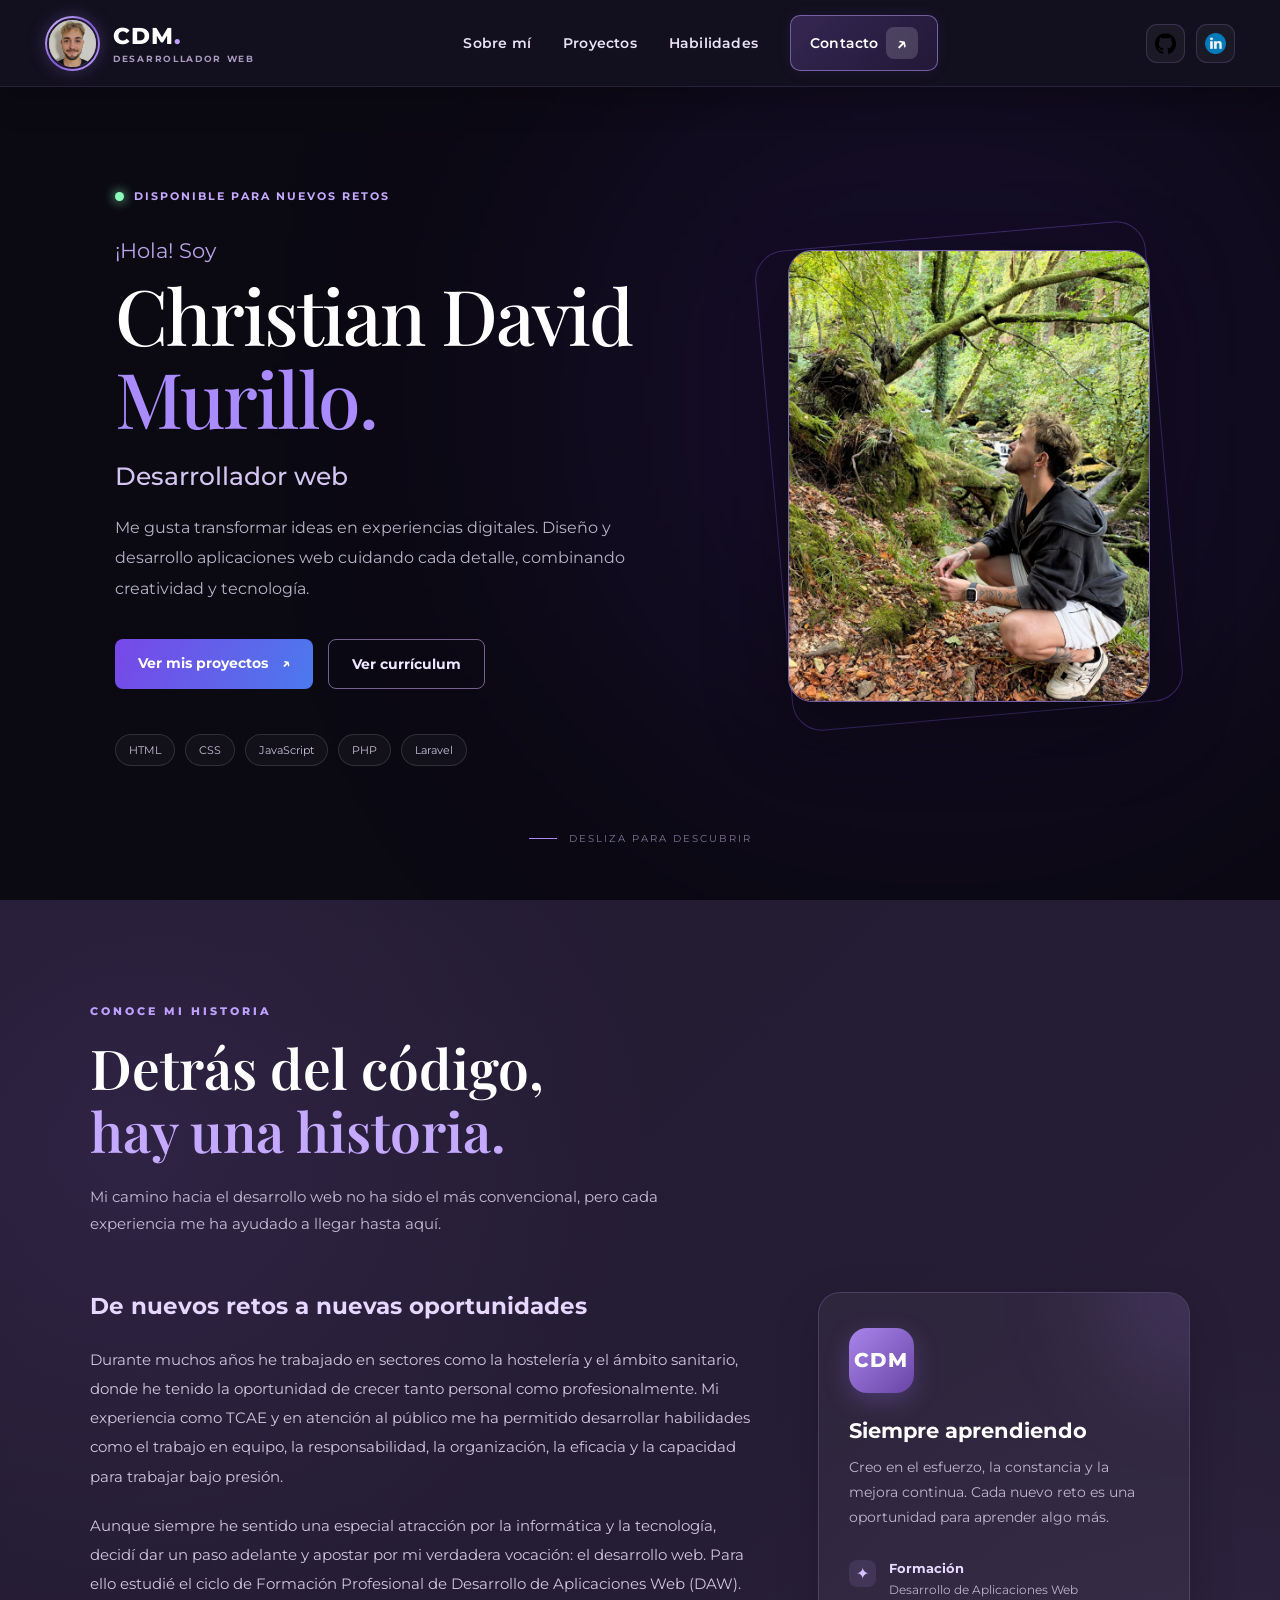
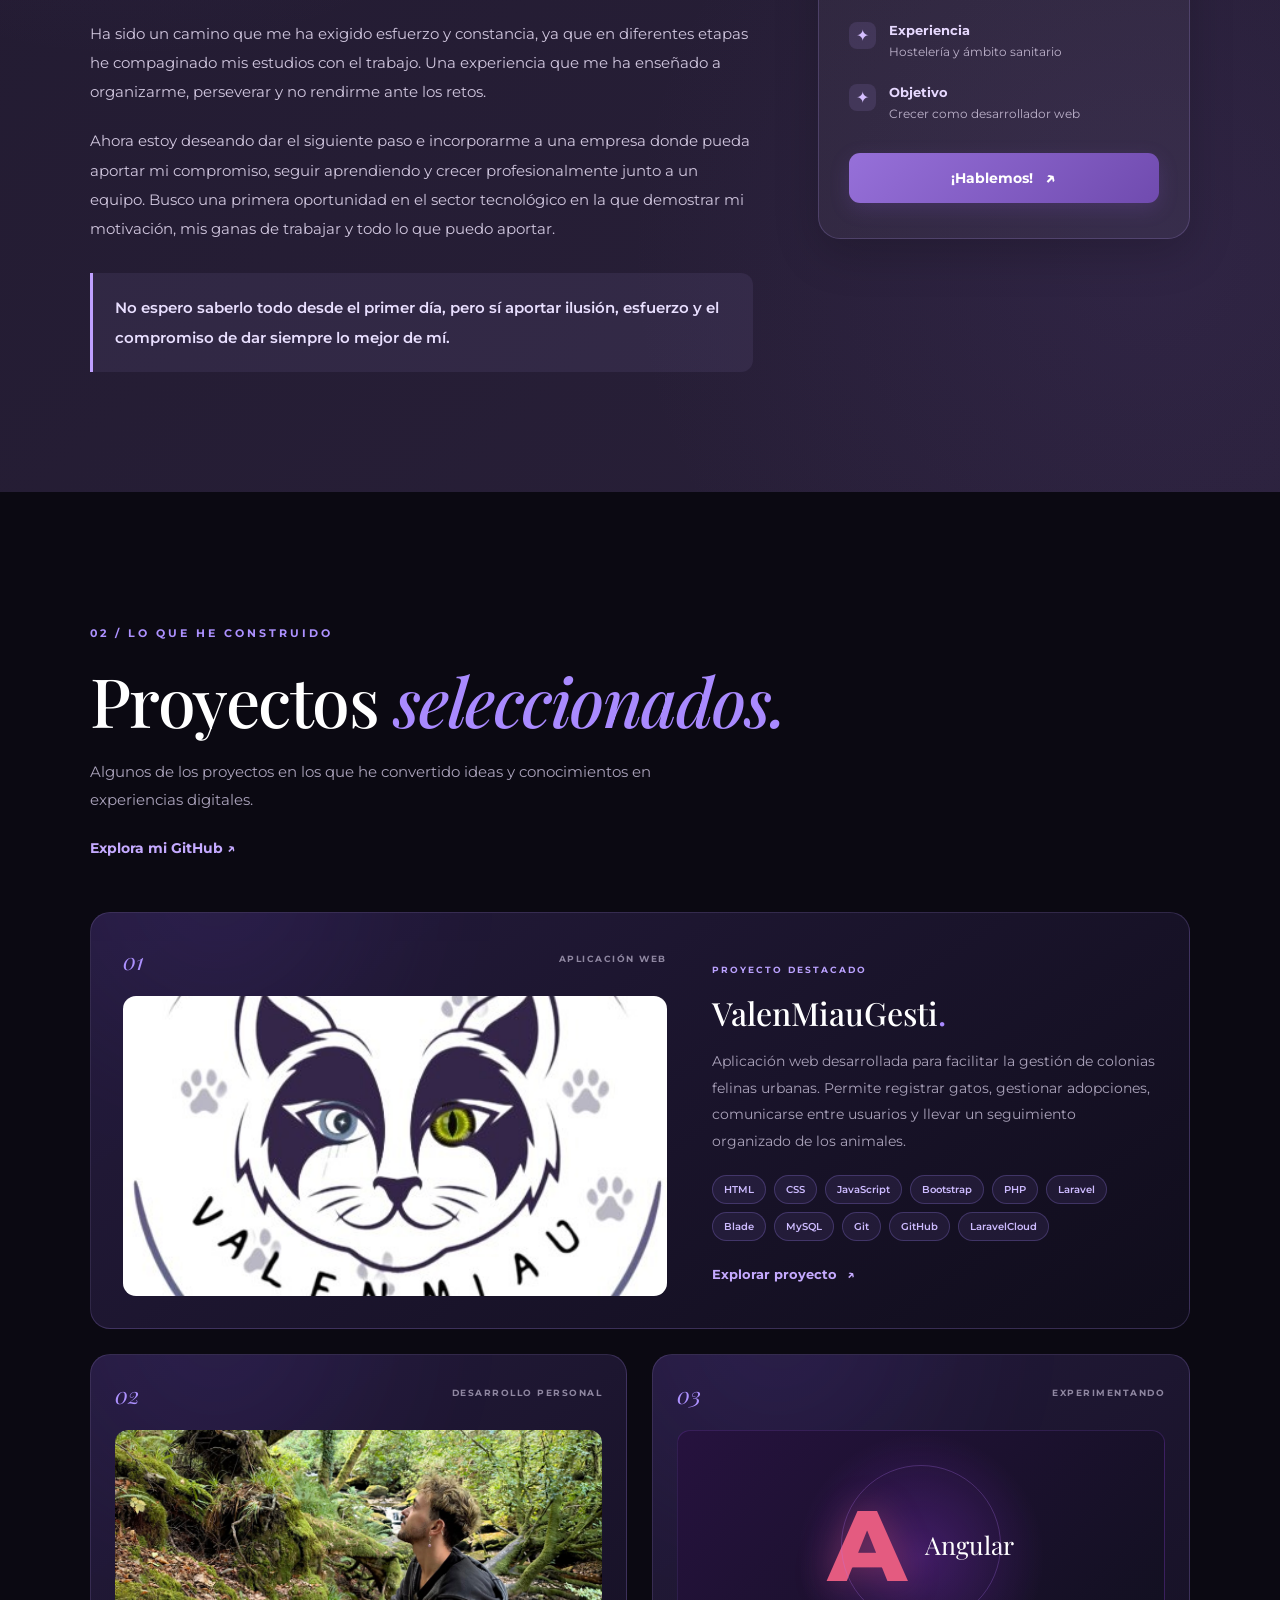
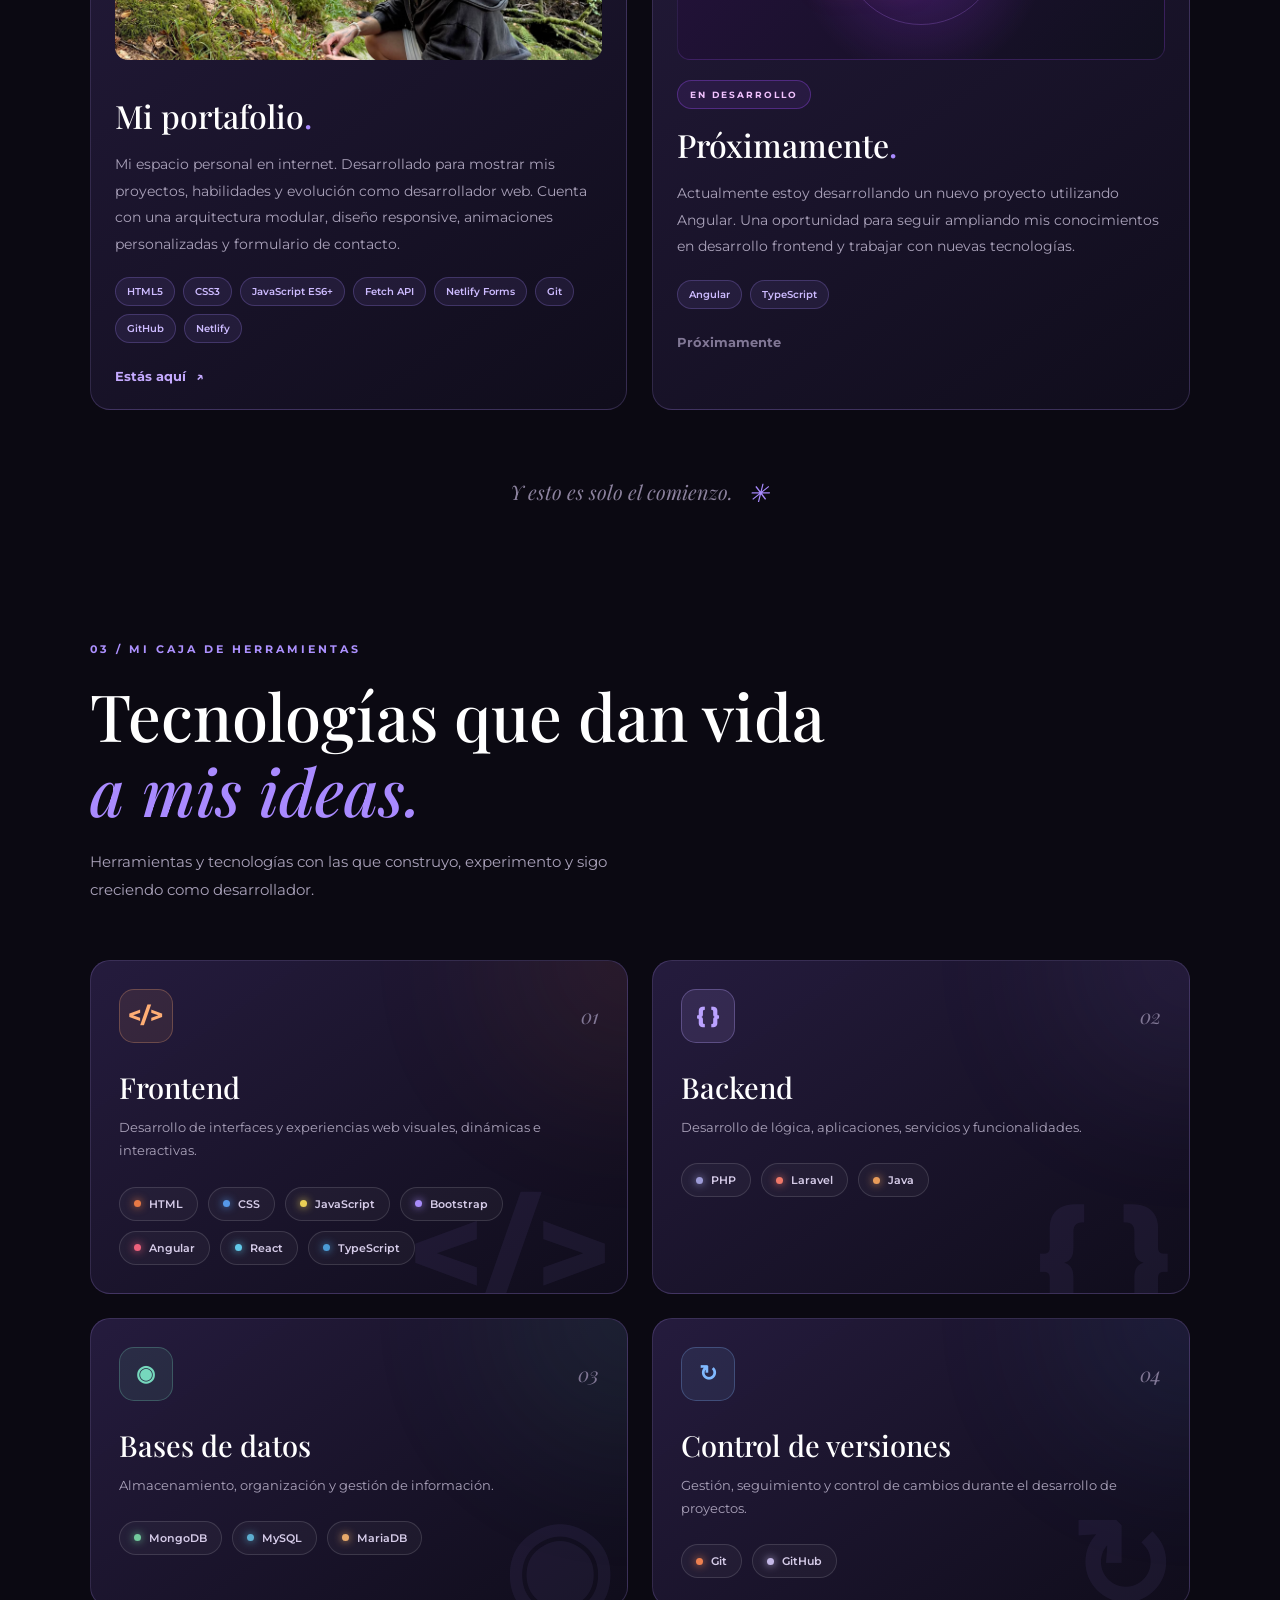
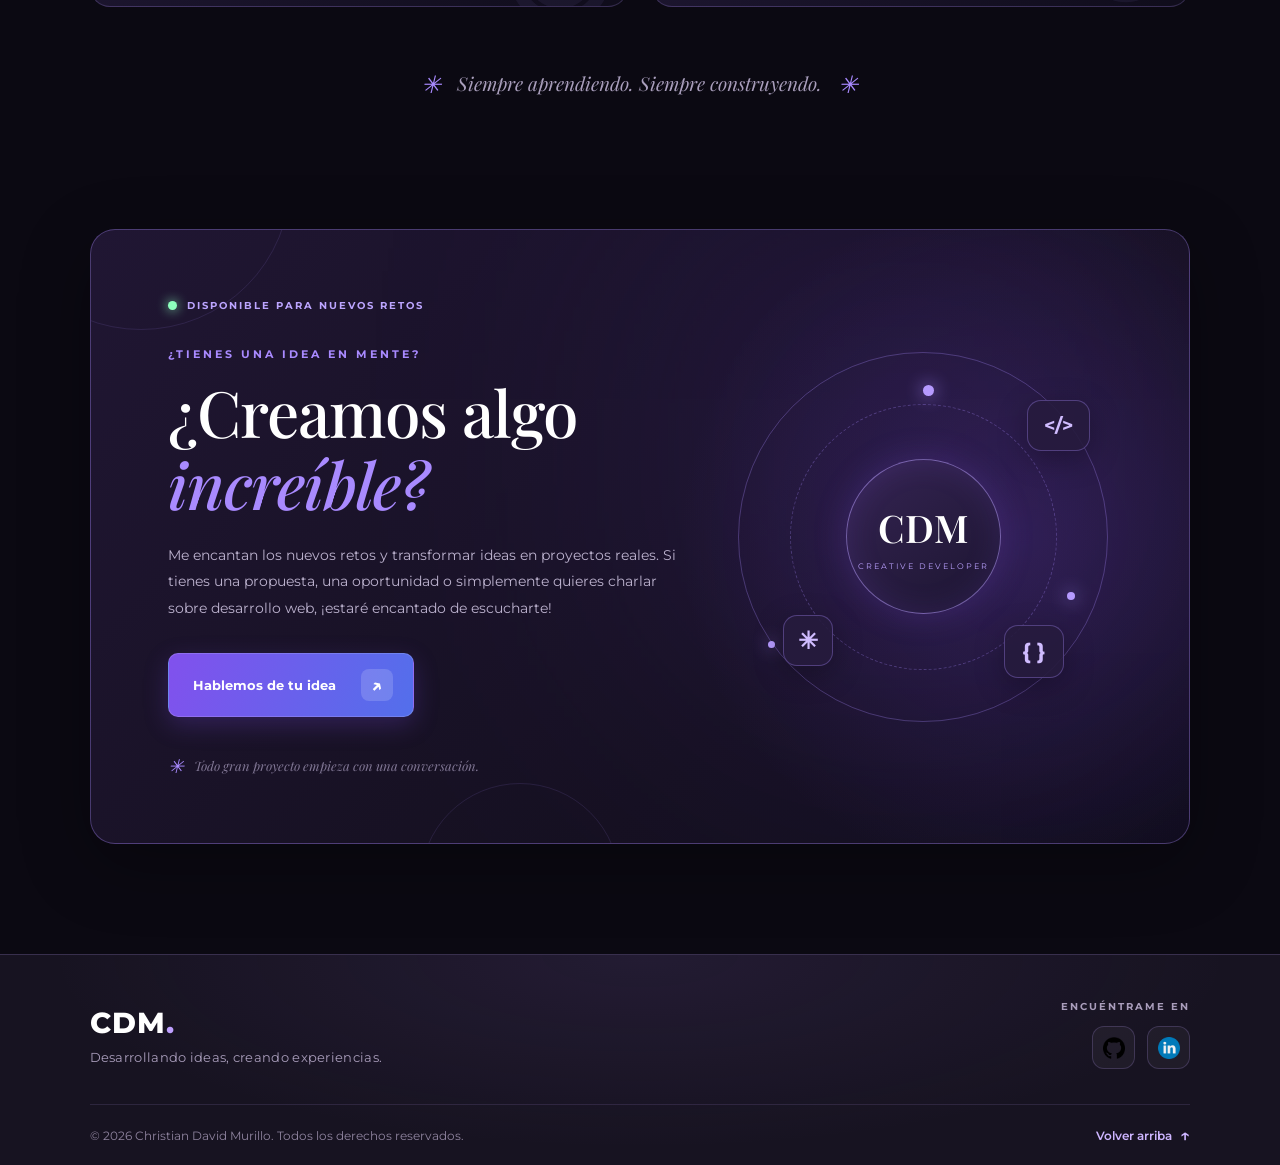
<file: index.html>
<!DOCTYPE html>
<html lang="es">


<head>
    <meta charset="UTF-8">
    <meta name="viewport" content="width=device-width, initial-scale=1.0">

    <title>Christian David Murillo | Desarrollador Web</title>

    <!-- FAVICON CDM -->
    <link rel="icon" type="image/svg+xml" href="./favicon.svg?v=3">

    <!-- GOOGLE FONTS -->
    <link rel="preconnect" href="https://fonts.googleapis.com">
    <link rel="preconnect" href="https://fonts.gstatic.com" crossorigin>
    <meta property="og:type" content="website">
    <meta property="og:title" content="Christian David Murillo | Desarrollador Web">
    <meta property="og:description" content="Portfolio personal de Christian Murillo, desarrollador web.">
    <meta property="og:url" content="https://www.christianmurillo.es/">
    <meta property="og:image" content="https://www.christianmurillo.es/img/portfolio-preview.png">
    <meta property="og:image:width" content="1648">
    <meta property="og:image:height" content="928">
    <link href="https://fonts.googleapis.com/css2?family=Montserrat:wght@400;600;700;800&display=swap" rel="stylesheet">

    <link href="https://fonts.googleapis.com/css2?family=Playfair+Display:wght@400;500;600&display=swap" rel="stylesheet">

    <!-- ESTILOS GENERALES -->
    <link rel="stylesheet" href="css/style.css">

    <!-- COMPONENTES -->
    <link rel="stylesheet" href="css/animaciones.css">
    <link rel="stylesheet" href="css/header.css">
    <link rel="stylesheet" href="css/presentacion.css">
    <link rel="stylesheet" href="css/sobremi.css">
    <link rel="stylesheet" href="css/proyectos.css">
    <link rel="stylesheet" href="css/habilidades.css">
    <link rel="stylesheet" href="css/trabajemos.css">
    <link rel="stylesheet" href="css/footer.css">

</head>


<body>

    <!-- COMPONENTE HEADER -->
    <div id="header"></div>

    <!-- COMPONENTE PRESENTACIÓN -->
    

    <div id="presentacion"></div>
    <div id="sobremi-container"></div>
    <div id="proyectos-container"></div>

    <div id="habilidades-container"></div>

    <div id="trabajemos-container"></div>
    <div id="footer-container"></div>

    <script src="js/animaciones.js"></script>
    <script src="js/javasScript.js"></script>
</body>
</html>
</file>
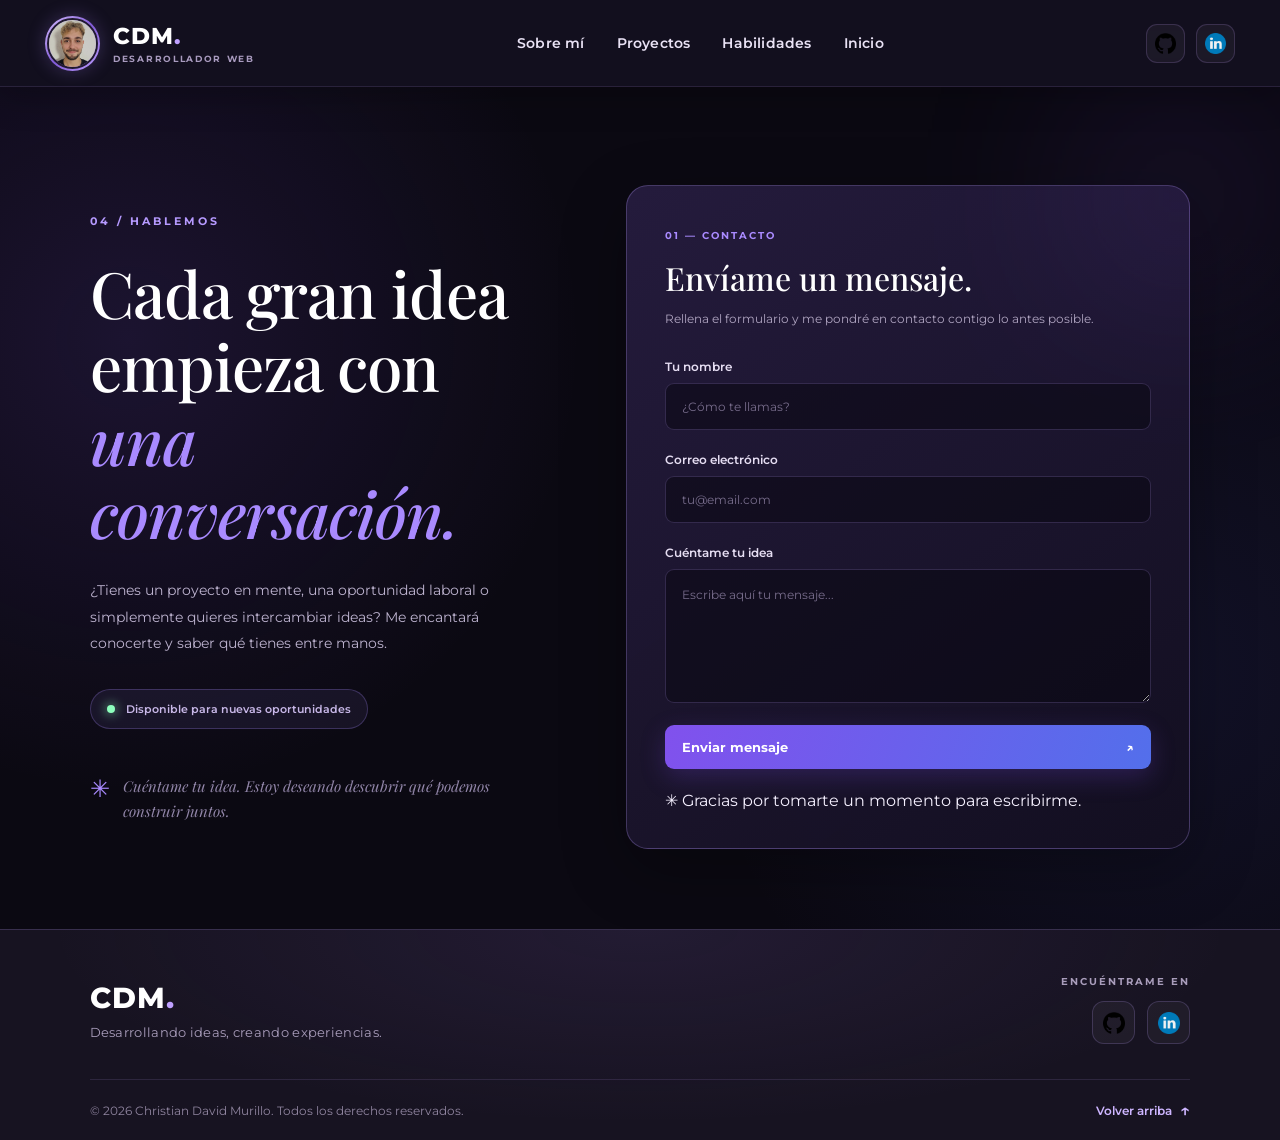
<file: contacto.html>
<!DOCTYPE html>
<html lang="es">

<head>
    <meta charset="UTF-8">
    <meta name="viewport" content="width=device-width, initial-scale=1.0">

    <title>Contacto | Christian David Murillo</title>

    <meta name="description" content="Contacta con Christian Murillo, desarrollador web.">
    <link rel="icon" type="image/png" href="img/logoCDM.png">

    <!-- Google Fonts -->
    <link rel="preconnect" href="https://fonts.googleapis.com">
    <link rel="preconnect" href="https://fonts.gstatic.com" crossorigin>

    <link href="https://fonts.googleapis.com/css2?family=Montserrat:wght@400;500;600;700;800&family=Playfair+Display:wght@400;500;600&display=swap"
          rel="stylesheet">

    <!-- CSS -->
    <link rel="stylesheet" href="css/animaciones.css">
    <link rel="stylesheet" href="css/style.css">
    <link rel="stylesheet" href="css/header.css">
    <link rel="stylesheet" href="css/contacto.css">
    <link rel="stylesheet" href="css/footer.css">
</head>

<body>

    <!-- HEADER -->
    <div id="header"></div>

    <main class="pagina-contacto">

        <section class="contenedor-contacto">

            <!-- PRESENTACIÓN IZQUIERDA -->
            <div class="contenido-contacto">

                <span class="sobre-titulo-contacto">04 / HABLEMOS</span>

                <h1>
                    Cada gran idea
                    empieza con
                    <span>una conversación.</span>
                </h1>

                <p class="intro-contacto">
                    ¿Tienes un proyecto en mente, una oportunidad
                    laboral o simplemente quieres intercambiar ideas?

                    Me encantará conocerte y saber qué tienes entre manos.
                </p>

                <div class="disponibilidad-contacto">
                    <span class="punto-contacto"></span>
                    Disponible para nuevas oportunidades
                </div>

                <div class="detalle-contacto">
                    <span class="detalle-contacto-icono">✳</span>

                    <p>
                        Cuéntame tu idea. Estoy deseando descubrir
                        qué podemos construir juntos.
                    </p>
                </div>

            </div>

            <!-- FORMULARIO DERECHA -->
            <div class="panel-formulario">

                <div class="cabecera-formulario">

                    <span class="numero-formulario">01 — CONTACTO</span>

                    <h2>Envíame un mensaje.</h2>

                    <p>
                        Rellena el formulario y me pondré en contacto
                        contigo lo antes posible.
                    </p>

                </div>

                <form
                    name="contacto"
                    method="POST"
                    action="/gracias"
                    data-netlify="true"
                    netlify-honeypot="bot-field"
                    class="formulario-contacto"
                >

                    <input type="hidden" name="form-name" value="contacto">
                    <input type="hidden" name="subject" value="Nuevo mensaje desde el portafolio (%{submissionId})">

                    <!-- CAMPO ANTISPAM -->
                    <p class="campo-oculto">
                        <label>
                            No rellenes este campo:
                            <input name="bot-field">
                        </label>
                    </p>

                    <div class="campo">
                        <label for="nombre">Tu nombre</label>

                        <input
                            type="text"
                            id="nombre"
                            name="nombre"
                            placeholder="¿Cómo te llamas?"
                            autocomplete="name"
                            required
                        >
                    </div>

                    <div class="campo">
                        <label for="email">Correo electrónico</label>

                        <input
                            type="email"
                            id="email"
                            name="email"
                            placeholder="tu@email.com"
                            autocomplete="email"
                            required
                        >
                    </div>

                    <div class="campo">
                        <label for="mensaje">Cuéntame tu idea</label>

                        <textarea
                            id="mensaje"
                            name="mensaje"
                            rows="5"
                            placeholder="Escribe aquí tu mensaje..."
                            required
                        ></textarea>
                    </div>

                    <button type="submit" class="boton-enviar">
                        <span>Enviar mensaje</span>
                        <span class="flecha-enviar">↗</span>
                    </button>

                    <p class="nota-formulario">
                        ✳ Gracias por tomarte un momento para escribirme.
                    </p>

                    <p
                        id="estado-formulario"
                        class="estado-formulario"
                        role="status"
                        aria-live="polite"
                    ></p>

                </form>

            </div>

        </section>

    </main>

    <!-- FOOTER -->
    <div id="footer-container"></div>

    <!-- JAVASCRIPT -->
    <script src="js/contacto.js"></script>

</body>
</html>
</file>
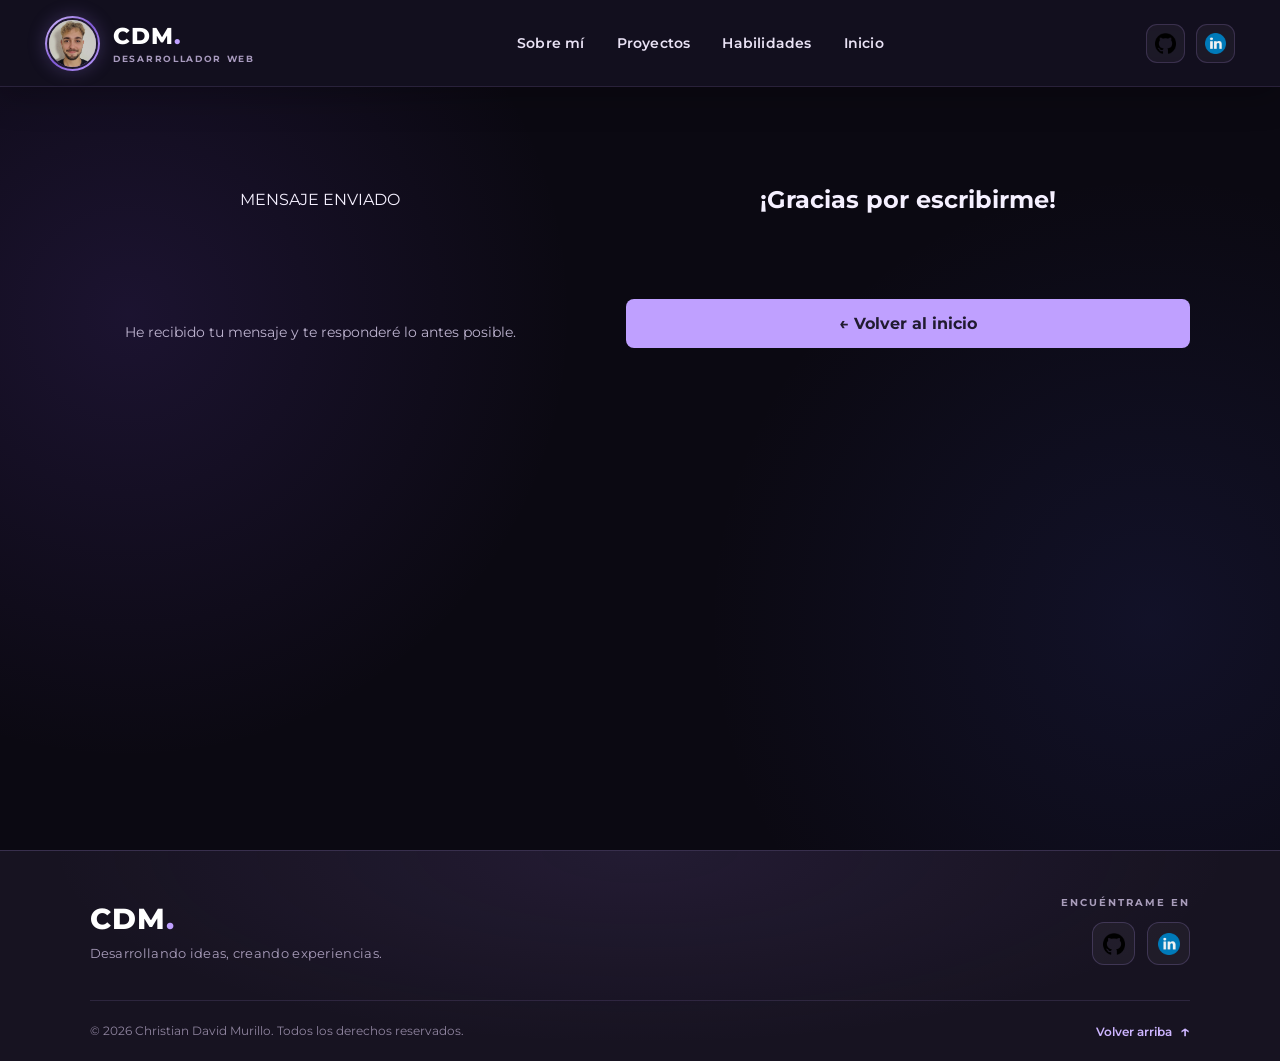
<file: gracias.html>
<!DOCTYPE html>
<html lang="es">

<head>
    <meta charset="UTF-8">
    <meta name="viewport" content="width=device-width, initial-scale=1.0">

    <title>¡Gracias! | Christian Murillo</title>

    <meta name="robots" content="noindex">
    <link rel="icon" type="image/png" href="img/logoCDM.png">

    <!-- Google Fonts -->
    <link rel="preconnect" href="https://fonts.googleapis.com">
    <link rel="preconnect" href="https://fonts.gstatic.com" crossorigin>
    <link href="https://fonts.googleapis.com/css2?family=Montserrat:wght@400;600;700;800&display=swap" rel="stylesheet">

    <link rel="stylesheet" href="css/style.css">
    <link rel="stylesheet" href="css/header.css">
    <link rel="stylesheet" href="css/contacto.css">
    <link rel="stylesheet" href="css/footer.css">
</head>

<body>

    <div id="header"></div>

    <main class="pagina-contacto">

        <section class="contenedor-contacto contenedor-gracias">

            <p class="etiqueta-contacto">MENSAJE ENVIADO</p>

            <h1>¡Gracias por escribirme!</h1>

            <p class="intro-contacto">
                He recibido tu mensaje y te responderé lo antes posible.
            </p>

            <a href="index.html" class="boton-volver">← Volver al inicio</a>

        </section>

    </main>

    <div id="footer-container"></div>

    <script src="js/contacto.js"></script>

</body>
</html>
</file>
<file: css/style.css>
/* CONFIGURACIÓN GENERAL */

* {
    margin: 0;
    padding: 0;
    box-sizing: border-box;
}

html {
    scroll-behavior: smooth;
}

body {
    font-family: 'Montserrat', sans-serif;
    min-height: 100vh;
    padding-top: 85px;
    background: #0b0912;
    color: #ffffff;
}

img {
    max-width: 100%;
}

#presentacion,
#proyectos,
#habilidades {
    scroll-margin-top: 100px;
}

::selection {
    background: #8153dc;
    color: white;
}

/* ANIMACIONES GENERALES */

.hero-texto,
.hero-foto {
    opacity: 0;
    transition: opacity 0.9s ease, transform 0.9s ease;
}

.hero-texto {
    transform: translateX(-35px);
}

.hero-foto {
    transform: translateX(35px);
}

.pagina-cargada .hero-texto,
.pagina-cargada .hero-foto {
    opacity: 1;
    transform: translateX(0);
}

/* ELEMENTOS QUE APARECEN AL HACER SCROLL */

.revelar {
    opacity: 0;
    transform: translateY(35px);
    transition: opacity 0.7s ease, transform 0.7s ease;
}

.revelar.visible {
    opacity: 1;
    transform: translateY(0);
}

/* MOVIMIENTO FLOTANTE DE LA FOTO */

.hero-foto-marco {
    animation: fotoFlotante 5s ease-in-out infinite;
}

@keyframes fotoFlotante {
    0%, 100% {
        transform: translateY(0);
    }

    50% {
        transform: translateY(-12px);
    }
}

/* ACCESIBILIDAD */

@media (prefers-reduced-motion: reduce) {
    *,
    *::before,
    *::after {
        animation-duration: 0.01ms !important;
        animation-iteration-count: 1 !important;
        transition-duration: 0.01ms !important;
        scroll-behavior: auto !important;
    }
}
</file>
<file: css/animaciones.css>
/* =========================================
   ANIMACIONES GENERALES
========================================= */

/* Entrada suave de elementos */

.revelar {
    opacity: 0;
    transform: translateY(35px);
    transition:
        opacity 0.8s ease,
        transform 0.8s cubic-bezier(0.2, 0.7, 0.2, 1);
}

.revelar.visible {
    opacity: 1;
    transform: translateY(0);
}

/* Entrada especial para el título principal */

#presentacion h1,
#presentacion h2 {
    animation: aparecerTitulo 1s ease both;
}

@keyframes aparecerTitulo {
    from {
        opacity: 0;
        transform: translateY(25px);
        filter: blur(5px);
    }

    to {
        opacity: 1;
        transform: translateY(0);
        filter: blur(0);
    }
}

/* =========================================
   BRILLO DINÁMICO DE LAS TARJETAS
========================================= */

.efecto-brillo {
    position: relative;
    isolation: isolate;
    overflow: hidden;
}

.efecto-brillo::before {
    content: "";
    position: absolute;
    inset: 0;
    z-index: -1;
    pointer-events: none;

    background: radial-gradient(
        350px circle at var(--mouse-x, 50%) var(--mouse-y, 50%),
        rgba(177, 133, 255, 0.18),
        transparent 65%
    );

    opacity: 0;
    transition: opacity 0.35s ease;
}

.efecto-brillo:hover::before {
    opacity: 1;
}

/* =========================================
   NAVBAR AL HACER SCROLL
========================================= */

.site-header {
    transition:
        background 0.35s ease,
        box-shadow 0.35s ease,
        padding 0.35s ease;
}

.site-header.navbar-scroll {
    background: rgba(12, 9, 25, 0.94);
    box-shadow: 0 8px 30px rgba(0, 0, 0, 0.3);
    backdrop-filter: blur(18px);
}

/* =========================================
   BARRA DE PROGRESO
========================================= */

.barra-progreso {
    position: fixed;
    top: 0;
    left: 0;
    width: 0%;
    height: 3px;
    z-index: 9999;

    background: linear-gradient(
        90deg,
        #6845a5,
        #a985ec,
        #d6bfff
    );

    box-shadow: 0 0 12px rgba(169, 133, 236, 0.7);
}

/* =========================================
   ACCESIBILIDAD
========================================= */

@media (prefers-reduced-motion: reduce) {
    .revelar,
    .site-header,
    .efecto-brillo::before {
        transition: none !important;
    }

    #presentacion h1,
    #presentacion h2 {
        animation: none !important;
    }

    .revelar {
        opacity: 1;
        transform: none;
    }
}
body {
    opacity: 1;
}

body.pagina-cargada {
    animation: entradaPagina 0.7s ease both;
}

@keyframes entradaPagina {
    from {
        opacity: 0.85;
    }

    to {
        opacity: 1;
    }
}
</file>
<file: css/header.css>
/* ==========================================
   HEADER PREMIUM - CDM
========================================== */

.site-header {
    position: fixed;
    top: 0;
    left: 0;
    width: 100%;
    z-index: 1000;

    background: rgba(20, 16, 32, 0.88);

    border-bottom: 1px solid rgba(191, 160, 255, 0.13);

    box-shadow: 0 8px 35px rgba(0, 0, 0, 0.25);

    backdrop-filter: blur(20px);
    -webkit-backdrop-filter: blur(20px);

    box-sizing: border-box;
}

/* ==========================================
   CONTENEDOR PRINCIPAL
========================================== */

.navbar {
    display: flex;
    align-items: center;
    justify-content: space-between;

    width: 100%;
    max-width: 1500px;
    min-height: 86px;

    margin: 0 auto;
    padding: 12px 45px;

    box-sizing: border-box;
    gap: 30px;
}

/* ==========================================
   MARCA Y PERFIL
========================================== */

.brand {
    display: flex;
    align-items: center;
    gap: 13px;

    flex-shrink: 0;

    text-decoration: none;
}

.perfil {
    display: flex;
    align-items: center;
    justify-content: center;

    width: 55px;
    height: 55px;

    border-radius: 50%;

    background: linear-gradient(
        135deg,
        #D6BFFF,
        #805AD5,
        #BFA0FF
    );

    padding: 2px;

    box-shadow: 0 0 18px rgba(167, 139, 250, 0.25);

    transition: transform 0.35s ease,
                box-shadow 0.35s ease;
}

.perfil img {
    display: block;

    width: 100%;
    height: 100%;

    border-radius: 50%;
    object-fit: cover;

    border: 2px solid #211A30;
}

.brand:hover .perfil {
    transform: rotate(-7deg) scale(1.07);

    box-shadow: 0 0 25px rgba(191, 160, 255, 0.55);
}

.brand-info {
    display: flex;
    flex-direction: column;
    gap: 3px;
}

.brand-name {
    color: #FFFFFF;

    font-size: 23px;
    font-weight: 800;
    letter-spacing: 1px;
}

.brand-name span {
    color: #BFA0FF;
}

.brand-subtitle {
    color: #A99BBF;

    font-size: 9px;
    font-weight: 700;
    letter-spacing: 1.7px;
}

/* ==========================================
   ENLACES DE NAVEGACIÓN
========================================== */

.nav-links {
    display: flex;
    align-items: center;
    justify-content: center;

    gap: clamp(18px, 2.5vw, 38px);

    list-style: none;
    margin: 0;
    padding: 0;
}

.nav-links li {
    display: flex;
    align-items: center;
}

.nav-link {
    position: relative;

    display: inline-flex;
    align-items: center;
    gap: 7px;

    padding: 12px 0;

    color: #E9E2F5;

    font-size: 14px;
    font-weight: 600;
    letter-spacing: 0.2px;

    text-decoration: none;

    transition: color 0.3s ease,
                transform 0.3s ease;
}

/* SUBRAYADO ANIMADO */

.nav-link::after {
    content: "";

    position: absolute;
    left: 0;
    bottom: 3px;

    width: 0;
    height: 2px;

    border-radius: 10px;

    background: linear-gradient(
        90deg,
        #9875E8,
        #D6BFFF
    );

    box-shadow: 0 0 10px rgba(191, 160, 255, 0.6);

    transition: width 0.3s ease;
}

.nav-link:hover {
    color: #CDB5FF;
}

.nav-link:hover::after {
    width: 100%;
}

/* ==========================================
   BOTÓN CONTACTO
========================================== */

.nav-links .nav-contacto {
    padding: 11px 19px;

    color: #FFFFFF;

    border: 1px solid rgba(191, 160, 255, 0.5);
    border-radius: 10px;

    background: linear-gradient(
        135deg,
        rgba(142, 103, 220, 0.28),
        rgba(95, 65, 150, 0.22)
    );

    box-shadow: 0 0 15px rgba(142, 103, 220, 0.10);

    transition: background 0.3s ease,
                box-shadow 0.3s ease,
                transform 0.3s ease;
}

.nav-links .nav-contacto::after {
    display: none;
}

.nav-links .nav-contacto:hover {
    color: #FFFFFF;

    background: linear-gradient(
        135deg,
        #9169D6,
        #7650B7
    );

    box-shadow: 0 0 22px rgba(167, 139, 250, 0.35);

    transform: translateY(-2px);
}

.flecha-contacto {
    font-size: 16px;
    transition: transform 0.3s ease;
}

.nav-contacto:hover .flecha-contacto {
    transform: translate(3px, -3px);
}

/* ==========================================
   REDES SOCIALES
========================================== */

.header-redes {
    display: flex;
    align-items: center;
    gap: 11px;

    flex-shrink: 0;
}

.header-redes a {
    display: flex;
    align-items: center;
    justify-content: center;

    width: 39px;
    height: 39px;

    border: 1px solid rgba(191, 160, 255, 0.18);
    border-radius: 11px;

    background: rgba(255, 255, 255, 0.045);

    transition: transform 0.3s ease,
                background 0.3s ease,
                border-color 0.3s ease,
                box-shadow 0.3s ease;
}

.header-redes img {
    width: 21px;
    height: 21px;

    object-fit: contain;
}

.header-redes a:hover {
    transform: translateY(-4px);

    background: rgba(191, 160, 255, 0.15);

    border-color: rgba(191, 160, 255, 0.7);

    box-shadow: 0 5px 18px rgba(167, 139, 250, 0.18);
}

/* ==========================================
   TABLETS
========================================== */

@media (max-width: 1050px) {

    .navbar {
        padding: 12px 25px;
        gap: 20px;
    }

    .nav-links {
        gap: 18px;
    }

    .nav-link {
        font-size: 13px;
    }

    .brand-subtitle {
        font-size: 8px;
    }
}


/* ==========================================
   MÓVILES
========================================== */

@media (max-width: 760px) {

    .site-header {
        background: rgba(20, 16, 32, 0.97);
    }

    .navbar {
        display: flex;
        flex-wrap: wrap;
        justify-content: space-between;
        align-items: center;

        gap: 8px 12px;
        padding: 10px 15px 12px;
    }

    .brand {
        margin-right: auto;
    }

    .perfil {
        width: 44px;
        height: 44px;
    }

    .brand-name {
        font-size: 19px;
    }

    .brand-subtitle {
        font-size: 8px;
    }

    .header-redes {
        margin-left: auto;
    }

    .header-redes a {
        width: 34px;
        height: 34px;
    }

    .header-redes img {
        width: 18px;
        height: 18px;
    }

    .nav-links {
        order: 3;
        width: 100%;

        display: flex;
        justify-content: center;
        align-items: center;
        flex-wrap: wrap;

        gap: 5px 18px;
        margin: 0;
        padding: 5px 0 0;
    }

    .nav-link {
        font-size: 12px;
        padding: 7px 0;
    }

    .nav-links .nav-contacto {
        padding: 8px 12px;
    }
}

/* ==========================================
   MÓVILES MUY PEQUEÑOS
========================================== */

@media (max-width: 380px) {

    .navbar {
        gap: 8px;
        padding: 9px 10px 11px;
    }

    .brand {
        gap: 8px;
    }

    .perfil {
        width: 39px;
        height: 39px;
    }

    .brand-name {
        font-size: 17px;
    }

    .brand-subtitle {
        font-size: 7px;
        letter-spacing: 0.8px;
    }

    .header-redes {
        gap: 7px;
    }

    .nav-links {
        gap: 5px 12px;
    }

    .nav-link {
        font-size: 11px;
    }
}


/* RESPETAR PREFERENCIAS DE MOVIMIENTO */

@media (prefers-reduced-motion: reduce) {
    .site-header *,
    .site-header *::before,
    .site-header *::after {
        transition: none !important;
    }
}
</file>
<file: css/presentacion.css>
/* PORTADA PRINCIPAL */

.hero {
    min-height: calc(100vh - 85px);
    padding: 90px 9% 55px;
    display: flex;
    flex-direction: column;
    justify-content: center;
    position: relative;
    overflow: hidden;
}

/* LUZ DE FONDO */

.hero::before {
    content: "";
    position: absolute;
    width: 550px;
    height: 550px;
    background: #7138e8;
    filter: blur(180px);
    opacity: 0.19;
    right: 5%;
    top: 5%;
    pointer-events: none;
}

.hero-contenido {
    display: grid;
    grid-template-columns: 1.2fr 0.8fr;
    align-items: center;
    gap: 70px;
    max-width: 1250px;
    width: 100%;
    margin: auto;
    position: relative;
    z-index: 1;
}

/* TEXTO */

.hero-texto {
    color: #ffffff;
}

.hero-disponibilidad {
    display: inline-flex;
    align-items: center;
    gap: 10px;
    color: #c5a9ff;
    font-size: 11px;
    font-weight: 700;
    letter-spacing: 2px;
    margin-bottom: 35px;
}

.punto-disponible {
    width: 9px;
    height: 9px;
    border-radius: 50%;
    background: #8dffbd;
    box-shadow: 0 0 12px #8dffbd;
}

.hero-saludo {
    color: #b9a4e9;
    font-size: 21px;
    margin-bottom: 10px;
}

.hero h1 {
    font-family: 'Playfair Display', serif;
    font-size: clamp(48px, 6vw, 82px);
    line-height: 1.08;
    font-weight: 500;
    letter-spacing: -2px;
}

.hero h1 span {
    display: block;
    color: #a98aff;
}

.hero h2 {
    font-size: 25px;
    font-weight: 500;
    color: #d4c6f2;
    margin-top: 22px;
}

.hero-descripcion {
    max-width: 540px;
    color: #b8b2c7;
    font-size: 16px;
    line-height: 1.9;
    margin-top: 22px;
}

/* BOTONES */

.hero-botones {
    display: flex;
    flex-wrap: wrap;
    gap: 15px;
    margin-top: 35px;
}

.boton-principal,
.boton-secundario {
    padding: 15px 23px;
    border-radius: 8px;
    text-decoration: none;
    font-size: 14px;
    font-weight: 700;
    transition: 0.3s ease;
}

.boton-principal {
    background: linear-gradient(110deg, #7848e8, #4c79ed);
    color: white;
}

.boton-principal span {
    margin-left: 10px;
}

.boton-principal:hover {
    transform: translateY(-4px);
    box-shadow: 0 10px 30px #7138e844;
}

.boton-secundario {
    border: 1px solid #75638f;
    color: #eee7ff;
}

.boton-secundario:hover {
    background: #ffffff12;
    transform: translateY(-4px);
}

/* TECNOLOGÍAS */

.hero-tecnologias {
    display: flex;
    flex-wrap: wrap;
    gap: 10px;
    margin-top: 45px;
}

.hero-tecnologias span {
    padding: 8px 13px;
    border: 1px solid #ffffff20;
    border-radius: 30px;
    color: #c9c0db;
    font-size: 11px;
    background: #ffffff08;
}

/* FOTOGRAFÍA */


.hero-foto {
    position: relative;
    display: flex;
    justify-content: center;
    align-items: center;
    padding: 15px;
}

.hero-foto-marco {
    width: min(100%, 390px);
    aspect-ratio: 4 / 5;
    overflow: hidden;
    border-radius: 24px;
    border: 1px solid rgba(169, 138, 255, 0.65);
    position: relative;
    z-index: 1;
    box-shadow: 0 20px 80px #00000066;
}

.hero-foto-marco img {
    display: block;
    width: 100%;
    height: 100%;
    object-fit: cover;
    object-position: center;
}

.hero-foto-decoracion {
    position: absolute;
    inset: 0;
    width: 100%;
    height: 100%;
    border: 1px solid #9368ff55;
    border-radius: 30px;
    transform: rotate(-5deg);
    pointer-events: none;
}


/* INDICADOR */

.hero-indicador {
    display: flex;
    justify-content: center;
    align-items: center;
    gap: 12px;
    color: #817795;
    font-size: 10px;
    letter-spacing: 2px;
    margin-top: 55px;
}

.hero-indicador span {
    width: 28px;
    height: 1px;
    background: #a98aff;
}

/* MÓVILES */

@media (max-width: 850px) {

    .hero {
        padding: 65px 7% 40px;
    }

    .hero-contenido {
        grid-template-columns: 1fr;
        gap: 55px;
    }

    .hero-texto {
        text-align: center;
    }

    .hero-disponibilidad,
    .hero-botones,
    .hero-tecnologias {
        justify-content: center;
    }

    .hero-foto-marco {
        width: min(75%, 310px);
    }

    .hero-descripcion {
        margin-left: auto;
        margin-right: auto;
    }
}

@media (max-width: 480px) {

    .hero h1 {
        font-size: 47px;
    }

    .hero h2 {
        font-size: 21px;
    }

    .hero-descripcion {
        font-size: 14px;
    }

    .hero-indicador {
        margin-top: 40px;
    }
}
</file>
<file: css/sobremi.css>
/* ==========================================
   SOBRE MÍ - CDM
========================================== */

.seccion-sobremi {
    position: relative;
    overflow: hidden;

    padding: 100px 7%;

    background:
        radial-gradient(
            circle at 10% 20%,
            rgba(132, 91, 190, 0.13),
            transparent 35%
        ),
        radial-gradient(
            circle at 90% 80%,
            rgba(103, 74, 158, 0.12),
            transparent 35%
        ),
        linear-gradient(135deg, #211A30, #292039);

    color: #F5F0FF;
    box-sizing: border-box;

    scroll-margin-top: 100px;
}

.sobremi-contenedor {
    max-width: 1250px;
    margin: 0 auto;
}

/* ==========================================
   CABECERA
========================================== */

.sobremi-cabecera {
    max-width: 720px;
    margin-bottom: 55px;
}

.sobremi-etiqueta {
    display: inline-block;

    margin-bottom: 18px;

    color: #BFA0FF;

    font-size: 11px;
    font-weight: 800;
    letter-spacing: 3px;
}

.sobremi-cabecera h2 {
    margin: 0 0 20px;

    color: #FFFFFF;

    font-family: 'Playfair Display', serif;
    font-size: clamp(36px, 5vw, 55px);
    font-weight: 600;
    line-height: 1.15;
}

.sobremi-cabecera h2 span {
    color: #C5A8FF;
}

.sobremi-cabecera > p {
    max-width: 620px;

    color: #C5BBD5;

    font-size: 15px;
    line-height: 1.8;
}

/* ==========================================
   DISTRIBUCIÓN PRINCIPAL
========================================== */

.sobremi-contenido {
    display: grid;

    grid-template-columns: 1.6fr 0.9fr;

    align-items: start;
    gap: 65px;
}

/* ==========================================
   TEXTO
========================================== */

.sobremi-texto h3 {
    margin: 0 0 25px;

    color: #E5D7FF;

    font-size: 23px;
    font-weight: 700;
}

.sobremi-texto p {
    margin: 0 0 20px;

    color: #D0C6DE;

    font-size: 15px;
    line-height: 1.95;

    text-align: left;
}

.sobremi-texto .sobremi-destacado {
    margin-top: 30px;
    padding: 20px 22px;

    color: #E9DFFF;

    font-weight: 600;

    background: rgba(191, 160, 255, 0.08);

    border-left: 3px solid #BFA0FF;
    border-radius: 0 12px 12px 0;
}

/* ==========================================
   TARJETA PERSONAL
========================================== */

.sobremi-tarjeta {
    position: relative;
    overflow: hidden;

    padding: 35px 30px;

    background: rgba(255, 255, 255, 0.045);

    border: 1px solid rgba(191, 160, 255, 0.2);
    border-radius: 22px;

    box-shadow: 0 15px 45px rgba(0, 0, 0, 0.18);

    transition: transform 0.35s ease,
                border-color 0.35s ease,
                box-shadow 0.35s ease;
}

.sobremi-tarjeta::before {
    content: "";

    position: absolute;
    top: -90px;
    right: -90px;

    width: 190px;
    height: 190px;

    background: rgba(164, 124, 239, 0.13);

    filter: blur(45px);
    border-radius: 50%;

    pointer-events: none;
}

.sobremi-tarjeta:hover {
    transform: translateY(-7px);

    border-color: rgba(191, 160, 255, 0.5);

    box-shadow: 0 20px 50px rgba(0, 0, 0, 0.28);
}

/* ICONO CDM */

.sobremi-tarjeta-icono {
    display: flex;
    align-items: center;
    justify-content: center;

    width: 65px;
    height: 65px;

    margin-bottom: 25px;

    background: linear-gradient(
        135deg,
        #A985EC,
        #6845A5
    );

    border-radius: 18px;

    box-shadow: 0 8px 25px rgba(144, 103, 220, 0.3);
}

.sobremi-tarjeta-icono span {
    color: #FFFFFF;

    font-size: 20px;
    font-weight: 800;
    letter-spacing: 1px;
}

.sobremi-tarjeta h3 {
    margin: 0 0 12px;

    color: #FFFFFF;
    font-size: 21px;
}

.sobremi-tarjeta > p {
    margin: 0 0 30px;

    color: #BFB4CF;

    font-size: 14px;
    line-height: 1.8;
}

/* ==========================================
   DATOS PERSONALES
========================================== */

.sobremi-datos {
    display: flex;
    flex-direction: column;
    gap: 23px;

    margin-bottom: 30px;
}

.sobremi-dato {
    display: flex;
    align-items: flex-start;
    gap: 13px;
}

.dato-icono {
    display: flex;
    align-items: center;
    justify-content: center;

    flex-shrink: 0;

    width: 27px;
    height: 27px;

    color: #D5BFFF;

    background: rgba(191, 160, 255, 0.12);

    border-radius: 8px;
}

.sobremi-dato div {
    display: flex;
    flex-direction: column;
    gap: 5px;
}

.sobremi-dato strong {
    color: #E7D9FF;
    font-size: 13px;
}

.sobremi-dato div span {
    color: #BDB2CB;

    font-size: 12px;
    line-height: 1.5;
}

/* ==========================================
   BOTÓN CONTACTO
========================================== */

.sobremi-boton {
    display: flex;
    align-items: center;
    justify-content: center;
    gap: 12px;

    width: 100%;
    box-sizing: border-box;

    padding: 14px 20px;

    color: #FFFFFF;

    font-size: 14px;
    font-weight: 700;

    text-decoration: none;
    text-align: center;

    background: linear-gradient(
        135deg,
        #9670D9,
        #704BAF
    );

    border-radius: 11px;

    box-shadow: 0 6px 20px rgba(133, 91, 205, 0.2);

    transition: transform 0.3s ease,
                box-shadow 0.3s ease;
}

.sobremi-boton span {
    font-size: 18px;
    transition: transform 0.3s ease;
}

.sobremi-boton:hover {
    transform: translateY(-3px);

    box-shadow: 0 10px 25px rgba(151, 112, 217, 0.35);
}

.sobremi-boton:hover span {
    transform: translate(3px, -3px);
}

/* ==========================================
   TABLETS
========================================== */

@media (max-width: 950px) {

    .sobremi-contenido {
        grid-template-columns: 1fr;
        gap: 40px;
    }

    .sobremi-tarjeta {
        max-width: 600px;
    }
}

/* ==========================================
   MÓVILES
========================================== */

@media (max-width: 600px) {

    .seccion-sobremi {
        padding: 75px 6%;
    }

    .sobremi-cabecera {
        margin-bottom: 38px;
    }

    .sobremi-cabecera h2 {
        font-size: 36px;
    }

    .sobremi-texto h3 {
        font-size: 20px;
    }

    .sobremi-texto p {
        font-size: 14px;
        line-height: 1.85;
    }

    .sobremi-tarjeta {
        padding: 28px 22px;
    }
}

/* RESPETAR PREFERENCIAS DE MOVIMIENTO */

@media (prefers-reduced-motion: reduce) {
    .sobremi-tarjeta,
    .sobremi-boton,
    .sobremi-boton span {
        transition: none;
    }
}
</file>
<file: css/proyectos.css>
/* ==========================================
   PROYECTOS - DISEÑO CREATIVO
========================================== */

.seccion-proyectos {
    width: 86%;
    max-width: 1250px;
    margin: 130px auto 100px;
    position: relative;
}

/* CABECERA */

.cabecera-proyectos {
    max-width: 750px;
    margin-bottom: 55px;
}

.sobre-titulo-proyectos {
    display: inline-block;
    color: #ad91ff;
    font-size: 11px;
    font-weight: 700;
    letter-spacing: 3px;
    margin-bottom: 22px;
}

.titulo-proyectos {
    color: #fff;
    font-family: 'Playfair Display', serif;
    font-size: clamp(42px, 6vw, 68px);
    font-weight: 500;
    line-height: 1.12;
    letter-spacing: -1.5px;
}

.titulo-proyectos span {
    color: #a98aff;
    font-style: italic;
}

.descripcion-proyectos {
    max-width: 570px;
    color: #aaa2ba;
    font-size: 15px;
    line-height: 1.9;
    margin-top: 20px;
}

.enlace-github-proyectos {
    margin-top: 23px;
}

.enlace-github-proyectos a {
    color: #c5aaff;
    font-size: 14px;
    font-weight: 700;
    text-decoration: none;
    transition: color 0.3s ease;
}

.enlace-github-proyectos a:hover {
    color: white;
}

.enlace-github-proyectos a span {
    display: inline-block;
    transition: transform 0.3s ease;
}

.enlace-github-proyectos a:hover span {
    transform: translate(4px, -4px);
}

/* CUADRÍCULA */

.contenedor-proyectos {
    display: grid;
    grid-template-columns: repeat(2, minmax(0, 1fr));
    gap: 25px;
}

/* TARJETAS */

.tarjeta-proyecto {
    position: relative;
    min-width: 0;
    padding: 24px;
    overflow: hidden;

    background:
        linear-gradient(145deg,
            rgba(39, 29, 64, 0.94),
            rgba(16, 13, 28, 0.97));

    border: 1px solid rgba(184, 153, 255, 0.19);
    border-radius: 20px;

    transition:
        transform 0.4s ease,
        border-color 0.4s ease,
        box-shadow 0.4s ease;
}

.tarjeta-proyecto::before {
    content: "";
    position: absolute;
    width: 250px;
    height: 250px;
    top: -150px;
    right: -100px;
    border-radius: 50%;
    background: #8655ff;
    filter: blur(100px);
    opacity: 0.13;
    pointer-events: none;
    transition: opacity 0.4s ease;
}

.tarjeta-proyecto:hover {
    transform: translateY(-8px);
    border-color: rgba(184, 153, 255, 0.55);
    box-shadow: 0 20px 55px rgba(0, 0, 0, 0.3);
}

.tarjeta-proyecto:hover::before {
    opacity: 0.3;
}

/* PROYECTO PRINCIPAL */

.proyecto-destacado {
    grid-column: 1 / -1;
    display: grid;
    grid-template-columns: 1.1fr 0.9fr;
    align-items: center;
    gap: 45px;
    padding: 32px;
}

/* ZONA VISUAL */

.proyecto-visual {
    position: relative;
    min-width: 0;
}

.numero-proyecto {
    color: #ad91ff;
    font-family: 'Playfair Display', serif;
    font-size: 23px;
    font-style: italic;
}

.categoria-proyecto {
    position: absolute;
    right: 0;
    top: 8px;
    color: #8f87a1;
    font-size: 9px;
    font-weight: 700;
    letter-spacing: 1.5px;
}

.imagen-proyecto {
    display: block;
    position: relative;
    width: 100%;
    height: 300px;
    margin-top: 20px;
    overflow: hidden;
    border-radius: 13px;
    background: #171126;
}

.imagen-proyecto img {
    display: block;
    width: 100%;
    height: 100%;
    object-fit: cover;
    object-position: center;
    transition: transform 0.6s ease;
}

.tarjeta-proyecto:hover .imagen-proyecto img {
    transform: scale(1.06);
}

/* ICONO DE ABRIR */

.abrir-proyecto {
    position: absolute;
    right: 15px;
    bottom: 15px;
    width: 40px;
    height: 40px;
    display: grid;
    place-items: center;
    color: white;
    background: rgba(20, 15, 35, 0.85);
    border: 1px solid #ffffff35;
    border-radius: 50%;
    font-size: 19px;
    opacity: 0;
    transform: translateY(8px);
    transition: 0.3s ease;
}

.tarjeta-proyecto:hover .abrir-proyecto {
    opacity: 1;
    transform: translateY(0);
}

/* INFORMACIÓN */

.informacion-proyecto {
    position: relative;
    z-index: 1;
    color: #f5f0ff;
}

.informacion-proyecto h3 {
    color: white;
    font-family: 'Playfair Display', serif;
    font-size: 32px;
    font-weight: 500;
    margin: 14px 0;
}

.informacion-proyecto h3 span {
    color: #a98aff;
}

.informacion-proyecto p {
    color: #aaa2ba;
    font-size: 14px;
    line-height: 1.9;
    margin-bottom: 20px;
}

/* ETIQUETAS */

.etiqueta-proyecto {
    color: #bba2ff;
    font-size: 9px;
    font-weight: 700;
    letter-spacing: 2px;
}

.tecnologias-proyecto {
    display: flex;
    flex-wrap: wrap;
    gap: 8px;
    margin-top: 20px;
}

.tecnologias-proyecto span {
    padding: 7px 11px;
    color: #cdbbff;
    background: rgba(168, 138, 255, 0.09);
    border: 1px solid rgba(168, 138, 255, 0.24);
    border-radius: 30px;
    font-size: 10px;
    font-weight: 600;
    transition: 0.3s ease;
}

.tecnologias-proyecto span:hover {
    color: #171126;
    background: #bba2ff;
    border-color: #bba2ff;
    transform: translateY(-3px);
}

/* ENLACES */

.enlace-proyecto {
    display: inline-flex;
    align-items: center;
    gap: 10px;
    margin-top: 25px;
    color: #c5aaff;
    font-size: 13px;
    font-weight: 700;
    text-decoration: none;
    transition: color 0.3s ease;
}

.enlace-proyecto:hover {
    color: white;
}

.enlace-proyecto span {
    transition: transform 0.3s ease;
}

.enlace-proyecto:hover span {
    transform: translate(4px, -4px);
}

/* TARJETAS SECUNDARIAS */

.proyecto-secundario,
.proyecto-angular {
    display: flex;
    flex-direction: column;
    gap: 20px;
}

.proyecto-secundario .imagen-proyecto {
    height: 230px;
}

.proyecto-angular .informacion-proyecto {
    flex: 1;
}

/* VISUAL ANGULAR */


/* VISUAL ANGULAR */

.visual-angular {
    position: relative;
    width: 100%;
    height: 230px;
    min-height: 230px;
    box-sizing: border-box;
    margin-top: 20px;
    padding: 0;
    overflow: hidden;
    border-radius: 13px;

    display: flex;
    align-items: center;
    justify-content: center;

    background:
        radial-gradient(circle at 50% 55%,
            #a83bff44,
            transparent 45%),
        linear-gradient(135deg, #26123e, #11101f);

    border: 1px solid #a45aff30;
}

.angular-grafico {
    position: absolute;
    inset: 0;

    display: flex;
    justify-content: center;
    align-items: center;
    gap: 18px;

    min-height: 0;
    height: 100%;
}

.angular-simbolo {
    color: #e45b80;
    font-size: 100px;
    font-weight: 800;
    text-shadow: 0 0 35px #e45b8066;
    animation: angularFlota 4s ease-in-out infinite;
}

.angular-texto {
    color: #fff;
    font-family: 'Playfair Display', serif;
    font-size: 25px;
}

.angular-brillo {
    position: absolute;
    width: 160px;
    height: 160px;
    border: 1px solid #b879ff40;
    border-radius: 50%;
    animation: girarBrillo 12s linear infinite;
}

@keyframes angularFlota {
    0%, 100% {
        transform: translateY(0);
    }

    50% {
        transform: translateY(-9px);
    }
}

@keyframes girarBrillo {
    from {
        transform: rotate(0deg);
    }

    to {
        transform: rotate(360deg);
    }
}


/* ESTADO */

.etiqueta-desarrollo {
    display: inline-block;
    padding: 8px 12px;
    color: #f2c3ff;
    background: #a34bff18;
    border: 1px solid #a34bff55;
    border-radius: 30px;
}

.enlace-inactivo {
    color: #817795;
    cursor: default;
}

/* CIERRE DE SECCIÓN */

.final-proyectos {
    display: flex;
    align-items: center;
    justify-content: center;
    gap: 15px;
    margin-top: 65px;
    color: #8d839f;
    font-family: 'Playfair Display', serif;
    font-size: 20px;
    font-style: italic;
}

.final-proyectos-simbolo {
    color: #a98aff;
    font-size: 25px;
}

/* RESPONSIVE */

@media (max-width: 900px) {

    .seccion-proyectos {
        width: 90%;
    }

    .proyecto-destacado {
        grid-template-columns: 1fr;
        gap: 25px;
    }

    .proyecto-destacado .imagen-proyecto {
        height: 280px;
    }
}

@media (max-width: 650px) {

    .seccion-proyectos {
        width: 92%;
        margin: 90px auto 70px;
    }

    .cabecera-proyectos {
        margin-bottom: 35px;
    }

    .titulo-proyectos {
        font-size: 43px;
    }

    .contenedor-proyectos {
        grid-template-columns: 1fr;
        gap: 18px;
    }

    .proyecto-destacado {
        grid-column: auto;
        padding: 20px;
    }

    .tarjeta-proyecto {
        padding: 20px;
    }

    .imagen-proyecto,
    .proyecto-secundario .imagen-proyecto {
        height: 220px;
    }

    .informacion-proyecto h3 {
        font-size: 28px;
    }

    .final-proyectos {
        font-size: 17px;
        margin-top: 40px;
    }
}

/* REDUCIR MOVIMIENTO SI EL USUARIO LO PREFIERE */

@media (prefers-reduced-motion: reduce) {
    .tarjeta-proyecto,
    .imagen-proyecto img,
    .tecnologias-proyecto span,
    .angular-simbolo,
    .angular-brillo {
        animation: none !important;
        transition: none !important;
    }
}
</file>
<file: css/habilidades.css>
/* ==========================================
   HABILIDADES - DISEÑO CREATIVO
========================================== */

.seccion-habilidades {
    width: 86%;
    max-width: 1250px;
    margin: 130px auto 100px;
    position: relative;
}

/* CABECERA */

.cabecera-habilidades {
    max-width: 760px;
    margin-bottom: 55px;
}

.sobre-titulo-habilidades {
    display: inline-block;
    color: #ad91ff;
    font-size: 11px;
    font-weight: 700;
    letter-spacing: 3px;
    margin-bottom: 22px;
}

.titulo-habilidades {
    color: #fff;
    font-family: 'Playfair Display', serif;
    font-size: clamp(40px, 5.5vw, 65px);
    font-weight: 500;
    line-height: 1.15;
}

.titulo-habilidades span {
    display: block;
    color: #a98aff;
    font-style: italic;
}

.subtitulo-habilidades {
    max-width: 570px;
    margin-top: 20px;
    color: #aaa2ba;
    font-size: 15px;
    line-height: 1.9;
}

/* CONTENEDOR */

.contenedor-habilidades {
    display: grid;
    grid-template-columns: repeat(2, minmax(0, 1fr));
    gap: 24px;
}

/* TARJETAS */

.tarjeta-habilidad {
    position: relative;
    min-width: 0;
    min-height: 285px;
    padding: 28px;
    overflow: hidden;

    background: linear-gradient(
        145deg,
        rgba(39, 29, 64, 0.94),
        rgba(16, 13, 28, 0.97)
    );

    border: 1px solid rgba(184, 153, 255, 0.2);
    border-radius: 20px;

    transition:
        transform 0.4s ease,
        border-color 0.4s ease,
        box-shadow 0.4s ease;

    animation: entradaHabilidad 0.8s both;
}

.tarjeta-habilidad:nth-child(1) {
    animation-delay: 0.1s;
}

.tarjeta-habilidad:nth-child(2) {
    animation-delay: 0.25s;
}

.tarjeta-habilidad:nth-child(3) {
    animation-delay: 0.4s;
}

.tarjeta-habilidad:nth-child(4) {
    animation-delay: 0.55s;
}

/* BRILLO DE FONDO */

.tarjeta-habilidad::before {
    content: "";
    position: absolute;
    width: 230px;
    height: 230px;
    right: -120px;
    top: -120px;
    border-radius: 50%;
    background: #8755ff;
    filter: blur(90px);
    opacity: 0.12;
    pointer-events: none;
    transition: opacity 0.4s ease;
}

.tarjeta-habilidad:hover {
    transform: translateY(-9px);
    border-color: rgba(184, 153, 255, 0.65);
    box-shadow: 0 20px 50px rgba(0, 0, 0, 0.3);
}

.tarjeta-habilidad:hover::before {
    opacity: 0.35;
}

/* COLORES POR CATEGORÍA */

.habilidad-frontend::before {
    background: #e87945;
}

.habilidad-backend::before {
    background: #a98aff;
}

.habilidad-datos::before {
    background: #52c9a6;
}

.habilidad-versiones::before {
    background: #5598e8;
}

/* CABECERA DE TARJETA */

.cabecera-tarjeta-habilidad {
    display: flex;
    justify-content: space-between;
    align-items: center;
    position: relative;
    z-index: 2;
}

.icono-habilidad {
    width: 54px;
    height: 54px;
    display: grid;
    place-items: center;
    border-radius: 15px;

    color: #bba2ff;
    background: rgba(187, 162, 255, 0.12);
    border: 1px solid rgba(187, 162, 255, 0.3);

    font-size: 22px;
    font-weight: 800;

    animation: iconoFlotante 4s ease-in-out infinite;
}

.habilidad-frontend .icono-habilidad {
    color: #ffae75;
    background: #ffae7518;
    border-color: #ffae7544;
}

.habilidad-datos .icono-habilidad {
    color: #76d8bd;
    background: #76d8bd18;
    border-color: #76d8bd44;
}

.habilidad-versiones .icono-habilidad {
    color: #80b9ff;
    background: #80b9ff18;
    border-color: #80b9ff44;
}

.numero-habilidad {
    color: #817795;
    font-family: 'Playfair Display', serif;
    font-size: 20px;
    font-style: italic;
}

/* TÍTULOS */

.tarjeta-habilidad h3 {
    position: relative;
    z-index: 2;
    margin-top: 25px;

    color: #fff;
    font-family: 'Playfair Display', serif;
    font-size: 29px;
    font-weight: 500;
}

.descripcion-habilidad {
    position: relative;
    z-index: 2;
    margin-top: 10px;

    color: #aaa2ba;
    font-size: 13px;
    line-height: 1.8;
}

/* TECNOLOGÍAS */

.lista-tecnologias {
    position: relative;
    z-index: 2;

    display: flex;
    flex-wrap: wrap;
    gap: 10px;
    margin-top: 24px;
}

.lista-tecnologias span {
    display: inline-flex;
    align-items: center;
    padding: 9px 14px;

    color: #d6cce9;
    background: rgba(255, 255, 255, 0.035);
    border: 1px solid rgba(255, 255, 255, 0.13);
    border-radius: 30px;

    font-size: 11px;
    font-weight: 600;

    transition:
        transform 0.3s ease,
        background 0.3s ease,
        border-color 0.3s ease,
        box-shadow 0.3s ease;
}

.lista-tecnologias span:hover {
    transform: translateY(-5px) scale(1.05);
    background: rgba(169, 138, 255, 0.15);
    border-color: #a98aff;
    box-shadow: 0 5px 20px #a98aff22;
}

/* COLORES DE TECNOLOGÍAS */

.tech-html { --tech-color: #e87945; }
.tech-css { --tech-color: #5598e8; }
.tech-js { --tech-color: #e9cf55; }
.tech-bootstrap { --tech-color: #a78bfa; }
.tech-angular { --tech-color: #ed617c; }
.tech-react { --tech-color: #61c9e9; }
.tech-typescript { --tech-color: #4b9bd5; }

.tech-php { --tech-color: #9d9bd7; }
.tech-laravel { --tech-color: #f07868; }
.tech-java { --tech-color: #e89b59; }

.tech-mongodb { --tech-color: #72c99c; }
.tech-mysql { --tech-color: #5caed0; }
.tech-mariadb { --tech-color: #e6a96a; }

.tech-git { --tech-color: #ed8050; }
.tech-github { --tech-color: #c5b9e8; }

.lista-tecnologias span::before {
    content: "";
    width: 7px;
    height: 7px;
    margin-right: 8px;
    flex-shrink: 0;
    border-radius: 50%;
    background: var(--tech-color, #a98aff);
    box-shadow: 0 0 8px var(--tech-color, #a98aff);
}

/* DECORACIONES */

.decoracion-habilidad {
    position: absolute;
    right: 15px;
    bottom: -35px;

    color: rgba(169, 138, 255, 0.07);
    font-size: 125px;
    font-weight: 800;

    pointer-events: none;
    user-select: none;
    transition: transform 0.5s ease;
}

.tarjeta-habilidad:hover .decoracion-habilidad {
    transform: rotate(-12deg) scale(1.1);
}

/* MENSAJE FINAL */

.mensaje-habilidades {
    display: flex;
    align-items: center;
    justify-content: center;
    gap: 16px;
    margin-top: 60px;

    color: #a99ebc;
    font-family: 'Playfair Display', serif;
    font-size: 19px;
    font-style: italic;
    text-align: center;
}

.simbolo-habilidades {
    color: #a98aff;
    font-size: 24px;
    animation: girarSimbolo 8s linear infinite;
}

/* ANIMACIONES */

@keyframes entradaHabilidad {
    from {
        opacity: 0;
        transform: translateY(30px);
    }

    to {
        opacity: 1;
        transform: translateY(0);
    }
}

@keyframes iconoFlotante {
    0%, 100% {
        transform: translateY(0);
    }

    50% {
        transform: translateY(-6px);
    }
}

@keyframes girarSimbolo {
    from {
        transform: rotate(0deg);
    }

    to {
        transform: rotate(360deg);
    }
}

/* RESPONSIVE */

@media (max-width: 800px) {

    .seccion-habilidades {
        width: 90%;
        margin: 90px auto 70px;
    }

    .contenedor-habilidades {
        grid-template-columns: 1fr;
    }

    .tarjeta-habilidad {
        min-height: 250px;
    }
}

@media (max-width: 480px) {

    .seccion-habilidades {
        width: 92%;
    }

    .titulo-habilidades {
        font-size: 41px;
    }

    .tarjeta-habilidad {
        padding: 22px;
    }

    .tarjeta-habilidad h3 {
        font-size: 26px;
    }

    .mensaje-habilidades {
        font-size: 16px;
        gap: 9px;
    }
}

/* ACCESIBILIDAD */

@media (prefers-reduced-motion: reduce) {

    .tarjeta-habilidad,
    .icono-habilidad,
    .simbolo-habilidades {
        animation: none !important;
        transition: none !important;
    }
}
</file>
<file: css/trabajemos.css>
/* ==========================================
   TRABAJEMOS JUNTOS - CREATIVE CTA
========================================== */

.seccion-trabajemos {
    width: 86%;
    max-width: 1250px;
    margin: 130px auto 110px;
}

/* CONTENEDOR PRINCIPAL */

.contenedor-trabajemos {
    position: relative;
    display: grid;
    grid-template-columns: 1.2fr 0.8fr;
    align-items: center;
    min-height: 440px;
    padding: 65px 7%;

    overflow: hidden;

    background:
        radial-gradient(
            circle at 85% 50%,
            rgba(111, 65, 202, 0.24),
            transparent 35%
        ),
        linear-gradient(
            135deg,
            #201633,
            #151020 65%,
            #100d1c
        );

    border: 1px solid rgba(169, 138, 255, 0.35);
    border-radius: 25px;

    box-shadow: 0 20px 70px rgba(0, 0, 0, 0.3);
}

/* BRILLO DE FONDO */

.contenedor-trabajemos::before {
    content: "";
    position: absolute;
    width: 450px;
    height: 450px;
    right: 5%;
    top: 0;

    background: #7844e8;
    filter: blur(150px);
    opacity: 0.16;

    pointer-events: none;
}

/* CONTENIDO */

.contenido-trabajemos {
    position: relative;
    z-index: 3;
    max-width: 590px;
}

/* DISPONIBILIDAD */

.estado-trabajemos {
    display: inline-flex;
    align-items: center;
    gap: 10px;

    margin-bottom: 35px;

    color: #bca5ff;
    font-size: 10px;
    font-weight: 700;
    letter-spacing: 2px;
}

.punto-trabajemos {
    width: 9px;
    height: 9px;
    border-radius: 50%;
    background: #8dffbd;
    box-shadow: 0 0 12px #8dffbd;

    animation: pulsoDisponibilidad 2s infinite;
}

/* ETIQUETA */

.etiqueta-trabajemos {
    color: #a98aff;
    font-size: 11px;
    font-weight: 700;
    letter-spacing: 3px;
    margin-bottom: 15px;
}

/* TÍTULO */

.contenedor-trabajemos h2 {
    color: #fff;
    font-family: 'Playfair Display', serif;
    font-size: clamp(43px, 5vw, 65px);
    font-weight: 500;
    line-height: 1.12;
    letter-spacing: -1px;
}

.contenedor-trabajemos h2 span {
    display: block;
    color: #a98aff;
    font-style: italic;
}

/* DESCRIPCIÓN */

.texto-trabajemos {
    max-width: 520px;
    margin-top: 22px;

    color: #bcb2ce;
    font-size: 14px;
    line-height: 1.9;
}

/* BOTÓN */

.boton-contacto {
    display: inline-flex;
    align-items: center;
    gap: 25px;

    margin-top: 32px;
    padding: 15px 20px 15px 24px;

    color: #fff;
    background: linear-gradient(
        110deg,
        #8151ed,
        #536feb
    );

    border: 1px solid rgba(255,255,255,0.15);
    border-radius: 10px;

    font-size: 13px;
    font-weight: 700;
    text-decoration: none;

    box-shadow: 0 8px 25px #7448db44;

    transition:
        transform 0.3s ease,
        box-shadow 0.3s ease;
}

.boton-contacto:hover {
    transform: translateY(-5px);
    box-shadow: 0 13px 35px #7448db77;
}

.flecha-contacto {
    width: 32px;
    height: 32px;

    display: grid;
    place-items: center;

    background: rgba(255,255,255,0.16);
    border-radius: 8px;

    font-size: 19px;

    transition: transform 0.3s ease;
}

.boton-contacto:hover .flecha-contacto {
    transform: translate(3px, -3px);
}

/* NOTA INFERIOR */

.nota-trabajemos {
    display: flex;
    align-items: center;
    gap: 10px;

    margin-top: 35px;

    color: #817795;
    font-family: 'Playfair Display', serif;
    font-size: 13px;
    font-style: italic;
}

.nota-trabajemos span {
    color: #a98aff;
    font-size: 19px;
}

/* ==========================================
   UNIVERSO ANIMADO
========================================== */

.grafico-trabajemos {
    position: relative;
    width: 100%;
    max-width: 370px;
    aspect-ratio: 1;
    justify-self: center;

    display: grid;
    place-items: center;
}

/* ÓRBITAS */

.orbita {
    position: absolute;
    border: 1px solid rgba(169, 138, 255, 0.3);
    border-radius: 50%;
}

.orbita-externa {
    width: 100%;
    height: 100%;
    animation: girarOrbita 25s linear infinite;
}

.orbita-interna {
    width: 72%;
    height: 72%;
    border-style: dashed;
    animation: girarOrbita 18s linear infinite reverse;
}

/* NÚCLEO */

.nucleo-orbita {
    position: relative;
    z-index: 2;

    width: 155px;
    height: 155px;

    display: flex;
    flex-direction: column;
    justify-content: center;
    align-items: center;
    gap: 8px;

    background: linear-gradient(
        145deg,
        #352453,
        #1c1530
    );

    border: 1px solid #b69aff88;
    border-radius: 50%;

    box-shadow:
        0 0 35px #8b5cf633,
        inset 0 0 30px #8b5cf622;

    animation: flotarNucleo 5s ease-in-out infinite;
}

.nucleo-orbita span {
    color: #fff;
    font-family: 'Playfair Display', serif;
    font-size: 38px;
    font-weight: 600;
}

.nucleo-orbita small {
    color: #bba2ff;
    font-size: 8px;
    letter-spacing: 2px;
}

/* PARTÍCULAS */

.particula {
    position: absolute;
    z-index: 3;
    width: 11px;
    height: 11px;
    border-radius: 50%;
    background: #b69aff;
    box-shadow: 0 0 18px #a98aff;
}

.particula-uno {
    top: 9%;
    left: 50%;
    animation: pulsoParticula 3s infinite;
}

.particula-dos {
    bottom: 20%;
    left: 8%;
    width: 7px;
    height: 7px;
    animation: pulsoParticula 4s infinite 1s;
}

.particula-tres {
    right: 9%;
    top: 65%;
    width: 8px;
    height: 8px;
    animation: pulsoParticula 3.5s infinite 0.5s;
}

/* SÍMBOLOS FLOTANTES */

.simbolo-flotante {
    position: absolute;
    z-index: 4;

    display: grid;
    place-items: center;

    color: #d0bcff;
    background: rgba(38, 27, 61, 0.9);
    border: 1px solid #a98aff55;
    border-radius: 14px;

    box-shadow: 0 8px 30px #00000044;

    font-weight: 700;
}

.simbolo-uno {
    top: 13%;
    right: 5%;
    padding: 13px 16px;
    font-size: 19px;
    animation: flotarSimbolo 5s ease-in-out infinite;
}

.simbolo-dos {
    bottom: 12%;
    right: 12%;
    padding: 12px 17px;
    font-size: 22px;
    animation: flotarSimbolo 6s ease-in-out infinite 1s;
}

.simbolo-tres {
    bottom: 15%;
    left: 12%;
    padding: 10px 14px;
    font-size: 24px;
    animation: flotarSimbolo 4.5s ease-in-out infinite 0.5s;
}

/* DECORACIONES DE FONDO */

.decoracion-trabajemos {
    position: absolute;
    border: 1px solid #a98aff20;
    border-radius: 50%;
    pointer-events: none;
}

.decoracion-uno {
    width: 300px;
    height: 300px;
    top: -200px;
    left: -100px;
}

.decoracion-dos {
    width: 200px;
    height: 200px;
    bottom: -140px;
    left: 30%;
}

/* ==========================================
   KEYFRAMES
========================================== */

@keyframes girarOrbita {
    from {
        transform: rotate(0deg);
    }

    to {
        transform: rotate(360deg);
    }
}

@keyframes flotarNucleo {
    0%, 100% {
        transform: translateY(0);
    }

    50% {
        transform: translateY(-12px);
    }
}

@keyframes flotarSimbolo {
    0%, 100% {
        transform: translateY(0) rotate(-5deg);
    }

    50% {
        transform: translateY(-13px) rotate(5deg);
    }
}

@keyframes pulsoParticula {
    0%, 100% {
        opacity: 0.5;
        transform: scale(0.8);
    }

    50% {
        opacity: 1;
        transform: scale(1.5);
    }
}

@keyframes pulsoDisponibilidad {
    0%, 100% {
        box-shadow: 0 0 5px #8dffbd;
    }

    50% {
        box-shadow: 0 0 18px #8dffbd;
    }
}

/* ==========================================
   RESPONSIVE
========================================== */

@media (max-width: 900px) {

    .seccion-trabajemos {
        width: 90%;
        margin: 90px auto 70px;
    }

    .contenedor-trabajemos {
        grid-template-columns: 1fr;
        padding: 55px 8%;
    }

    .contenido-trabajemos {
        max-width: 100%;
        text-align: center;
    }

    .grafico-trabajemos {
        width: min(75%, 300px);
        margin-top: 40px;
    }

    .texto-trabajemos {
        margin-left: auto;
        margin-right: auto;
    }

    .nota-trabajemos {
        justify-content: center;
    }
}

@media (max-width: 480px) {

    .seccion-trabajemos {
        width: 92%;
        margin: 70px auto 55px;
    }

    .contenedor-trabajemos {
        padding: 45px 20px;
        border-radius: 18px;
    }

    .contenedor-trabajemos h2 {
        font-size: 42px;
    }

    .etiqueta-trabajemos {
        font-size: 9px;
        letter-spacing: 2px;
    }

    .estado-trabajemos {
        font-size: 9px;
    }

    .texto-trabajemos {
        font-size: 13px;
    }

    .grafico-trabajemos {
        width: 85%;
    }

    .nucleo-orbita {
        width: 125px;
        height: 125px;
    }

    .nucleo-orbita span {
        font-size: 30px;
    }

    .nota-trabajemos {
        font-size: 11px;
    }
}

/* ACCESIBILIDAD */

@media (prefers-reduced-motion: reduce) {

    .contenedor-trabajemos *,
    .contenedor-trabajemos::before {
        animation: none !important;
        transition: none !important;
    }
}
</file>
<file: css/footer.css>
/* ==========================================
   FOOTER PREMIUM - CDM
========================================== */

.footer {
    position: relative;
    width: 100%;
    box-sizing: border-box;

    padding: 45px 7% 20px;

    background:
        radial-gradient(
            ellipse at 50% 0%,
            rgba(116, 82, 170, 0.13),
            transparent 65%
        ),
        #171321;

    color: #F5F0FF;

    border-top: 1px solid rgba(191, 160, 255, 0.2);
}

/* ==========================================
   CONTENIDO PRINCIPAL
========================================== */

.footer-contenido {
    display: flex;
    align-items: center;
    justify-content: space-between;

    max-width: 1350px;
    margin: 0 auto;

    gap: 30px;
    padding-bottom: 35px;
}

/* ==========================================
   IDENTIDAD
========================================== */

.footer-marca {
    display: flex;
    flex-direction: column;
    gap: 9px;
}

.footer-logo {
    width: fit-content;

    color: #FFFFFF;

    font-size: 29px;
    font-weight: 800;
    letter-spacing: 1px;

    text-decoration: none;

    transition: transform 0.3s ease;
}

.footer-logo span {
    color: #BFA0FF;
}

.footer-logo:hover {
    transform: translateY(-2px);
}

.footer-marca p {
    margin: 0;

    color: #A99DBB;

    font-size: 13px;
    font-weight: 400;
    letter-spacing: 0.3px;
}

/* ==========================================
   REDES SOCIALES
========================================== */

.footer-social {
    display: flex;
    flex-direction: column;
    align-items: flex-end;
    gap: 13px;
}

.footer-social-titulo {
    color: #A99DBB;

    font-size: 10px;
    font-weight: 700;
    letter-spacing: 2px;
}

.footer-redes {
    display: flex;
    align-items: center;
    gap: 12px;
}

.footer-redes a {
    display: flex;
    align-items: center;
    justify-content: center;

    width: 43px;
    height: 43px;

    border: 1px solid rgba(191, 160, 255, 0.2);
    border-radius: 12px;

    background: rgba(255, 255, 255, 0.04);

    transition: transform 0.3s ease,
                background 0.3s ease,
                border-color 0.3s ease,
                box-shadow 0.3s ease;
}

.footer-redes img {
    width: 22px;
    height: 22px;

    object-fit: contain;
}

.footer-redes a:hover {
    transform: translateY(-5px);

    background: rgba(191, 160, 255, 0.14);

    border-color: #BFA0FF;

    box-shadow: 0 5px 18px rgba(167, 139, 250, 0.18);
}

/* ==========================================
   PARTE INFERIOR
========================================== */

.footer-inferior {
    display: flex;
    align-items: center;
    justify-content: space-between;

    max-width: 1350px;
    margin: 0 auto;

    padding-top: 20px;

    border-top: 1px solid rgba(191, 160, 255, 0.13);

    gap: 20px;
}

.footer-inferior p {
    margin: 0;

    color: #8F849F;

    font-size: 12px;
    line-height: 1.6;
}

.footer-volver {
    display: inline-flex;
    align-items: center;
    gap: 8px;

    color: #CDB5FF;

    font-size: 12px;
    font-weight: 600;

    text-decoration: none;

    transition: color 0.3s ease,
                transform 0.3s ease;
}

.footer-volver span {
    font-size: 17px;
}

.footer-volver:hover {
    color: #FFFFFF;
    transform: translateY(-3px);
}

/* ==========================================
   MÓVILES
========================================== */

@media (max-width: 650px) {

    .footer {
        padding: 35px 20px 20px;
    }

    .footer-contenido {
        flex-direction: column;
        text-align: center;
        gap: 28px;
        padding-bottom: 28px;
    }

    .footer-marca {
        align-items: center;
    }

    .footer-social {
        align-items: center;
    }

    .footer-inferior {
        flex-direction: column;
        text-align: center;
        gap: 12px;
    }

    .footer-inferior p {
        font-size: 11px;
    }
}
</file>
<file: css/contacto.css>
/* ==========================================
   CONTACTO - DISEÑO CREATIVO
========================================== */

.pagina-contacto {
    position: relative;
    min-height: 85vh;
    padding: 100px 7% 80px;
    overflow: hidden;

    color: #F5F0FF;
    background:
        radial-gradient(
            circle at 10% 30%,
            rgba(115, 72, 205, 0.16),
            transparent 35%
        ),
        radial-gradient(
            circle at 90% 70%,
            rgba(65, 75, 190, 0.13),
            transparent 35%
        );
}

/* CONTENEDOR GENERAL */

.contenedor-contacto {
    position: relative;
    z-index: 1;

    display: grid;
    grid-template-columns: 0.9fr 1.1fr;
    align-items: center;
    gap: 75px;

    width: 100%;
    max-width: 1250px;
    margin: 0 auto;
}

/* ==========================================
   PRESENTACIÓN
========================================== */

.contenido-contacto {
    animation: aparecerContacto 0.8s ease both;
}

.sobre-titulo-contacto {
    display: inline-block;
    margin-bottom: 28px;

    color: #B69AFF;
    font-size: 11px;
    font-weight: 700;
    letter-spacing: 3px;
}

.contenido-contacto h1 {
    color: #fff;
    font-family: 'Playfair Display', serif;
    font-size: clamp(43px, 5vw, 65px);
    font-weight: 500;
    line-height: 1.15;
    letter-spacing: -1px;
}

.contenido-contacto h1 span {
    display: block;
    color: #A98AFF;
    font-style: italic;
}

.intro-contacto {
    max-width: 470px;
    margin-top: 27px;

    color: #BDB3CF;
    font-size: 14px;
    line-height: 1.9;
}

/* DISPONIBILIDAD */

.disponibilidad-contacto {
    display: inline-flex;
    align-items: center;
    gap: 11px;

    margin-top: 32px;
    padding: 12px 16px;

    color: #C8B8E8;
    background: rgba(169, 138, 255, 0.08);
    border: 1px solid rgba(169, 138, 255, 0.25);
    border-radius: 30px;

    font-size: 11px;
    font-weight: 600;
}

.punto-contacto {
    width: 8px;
    height: 8px;
    flex-shrink: 0;
    border-radius: 50%;
    background: #8DFFBD;
    box-shadow: 0 0 12px #8DFFBD;

    animation: pulsoContacto 2s infinite;
}

/* DETALLE INFERIOR */

.detalle-contacto {
    display: flex;
    align-items: flex-start;
    gap: 13px;

    max-width: 400px;
    margin-top: 45px;
}

.detalle-contacto-icono {
    color: #A98AFF;
    font-size: 24px;
}

.detalle-contacto p {
    color: #9185A8;
    font-family: 'Playfair Display', serif;
    font-size: 15px;
    font-style: italic;
    line-height: 1.7;
}

/* ==========================================
   PANEL DEL FORMULARIO
========================================== */

.panel-formulario {
    position: relative;
    padding: 38px;

    background: linear-gradient(
        145deg,
        rgba(39, 29, 64, 0.93),
        rgba(19, 15, 32, 0.97)
    );

    border: 1px solid rgba(184, 153, 255, 0.28);
    border-radius: 22px;

    box-shadow: 0 20px 65px rgba(0, 0, 0, 0.3);

    animation: aparecerFormulario 0.9s ease both;
    animation-delay: 0.15s;
}

.panel-formulario::before {
    content: "";
    position: absolute;
    width: 180px;
    height: 180px;
    right: -80px;
    top: -80px;

    background: #8955ef;
    filter: blur(100px);
    opacity: 0.15;

    pointer-events: none;
}

/* CABECERA DEL FORMULARIO */

.cabecera-formulario {
    position: relative;
    z-index: 1;
    margin-bottom: 30px;
}

.numero-formulario {
    color: #A98AFF;
    font-size: 10px;
    font-weight: 700;
    letter-spacing: 2px;
}

.cabecera-formulario h2 {
    margin-top: 13px;

    color: #fff;
    font-family: 'Playfair Display', serif;
    font-size: 32px;
    font-weight: 500;
}

.cabecera-formulario p {
    margin-top: 10px;

    color: #AFA4C1;
    font-size: 12px;
    line-height: 1.7;
}

/* ==========================================
   FORMULARIO
========================================== */

.formulario-contacto {
    position: relative;
    z-index: 1;

    display: flex;
    flex-direction: column;
    gap: 22px;
}

.campo {
    display: flex;
    flex-direction: column;
    gap: 9px;
}

.campo label {
    color: #E5DDF2;
    font-size: 12px;
    font-weight: 600;
}

.campo input,
.campo textarea {
    width: 100%;
    box-sizing: border-box;
    padding: 15px 16px;

    color: #fff;
    background: rgba(10, 8, 19, 0.55);

    border: 1px solid rgba(184, 153, 255, 0.2);
    border-radius: 9px;

    font-family: 'Montserrat', sans-serif;
    font-size: 12px;

    outline: none;

    transition:
        border-color 0.3s ease,
        box-shadow 0.3s ease,
        background 0.3s ease;
}

.campo input::placeholder,
.campo textarea::placeholder {
    color: #776C8B;
}

.campo input:focus,
.campo textarea:focus {
    border-color: #A98AFF;
    background: rgba(169, 138, 255, 0.06);
    box-shadow: 0 0 0 3px rgba(169, 138, 255, 0.1);
}

.campo textarea {
    resize: vertical;
    min-height: 125px;
    line-height: 1.7;
}

/* BOTÓN */

.boton-enviar {
    display: flex;
    align-items: center;
    justify-content: space-between;
    gap: 15px;

    width: 100%;
    padding: 14px 17px;

    color: #fff;
    background: linear-gradient(
        110deg,
        #8151ED,
        #536FEB
    );

    border: 0;
    border-radius: 9px;

    font-family: 'Montserrat', sans-serif;
    font-size: 13px;
    font-weight: 700;

    cursor: pointer;

    box-shadow: 0 8px 25px rgba(116, 72, 219, 0.25);

    transition:
        transform 0.3s ease,
        box-shadow 0.3s ease;
}

.boton-enviar:hover {
    transform: translateY(-4px);
    box-shadow: 0 12px 30px rgba(116, 72, 219, 0.4);
}

.boton-enviar:disabled {
    opacity: 0.7;
    cursor: wait;
    transform: none;
}

.estado-formulario {
    margin: 0;
    text-align: center;
    line-height: 1.6;
    font-weight: 600;
}

.estado-formulario:empty {
    display: none;
}

.estado-ok {
    color: #9BE7B0;
}

.estado-error {
    color: #FF9C9C;
}

.boton-volver {
    display: inline-block;
    margin-top: 10px;
    padding: 15px 30px;
    border-radius: 8px;
    background: #BFA0FF;
    color: #211B30;
    font-weight: 700;
    text-decoration: none;
    transition: 0.3s;
}

.boton-volver:hover {
    background: #D5C2FF;
}

.contenedor-gracias {
    text-align: center;
}

.campo-oculto {
    position: absolute;
    overflow: hidden;
    clip: rect(0, 0, 0, 0);
    height: 1px;
    width: 1px;
    margin: -1px;
    padding: 0;
    border: 0;
}

/* ==========================================
   ANIMACIONES
========================================== */

@keyframes aparecerContacto {
    from {
        opacity: 0;
        transform: translateX(-25px);
    }

    to {
        opacity: 1;
        transform: translateX(0);
    }
}

@keyframes aparecerFormulario {
    from {
        opacity: 0;
        transform: translateY(25px);
    }

    to {
        opacity: 1;
        transform: translateY(0);
    }
}

@keyframes pulsoContacto {
    0%, 100% {
        box-shadow: 0 0 5px #8DFFBD;
    }

    50% {
        box-shadow: 0 0 17px #8DFFBD;
    }
}

/* ==========================================
   RESPONSIVE
========================================== */

@media (max-width: 900px) {

    .pagina-contacto {
        padding: 75px 5% 60px;
    }

    .contenedor-contacto {
        grid-template-columns: 1fr;
        gap: 45px;
        max-width: 650px;
    }

    .contenido-contacto {
        text-align: center;
    }

    .intro-contacto {
        margin-left: auto;
        margin-right: auto;
    }

    .detalle-contacto {
        margin-left: auto;
        margin-right: auto;
        text-align: left;
    }
}

@media (max-width: 600px) {

    .pagina-contacto {
        padding: 55px 5% 45px;
    }

    .contenedor-contacto {
        gap: 35px;
    }

    .contenido-contacto h1 {
        font-size: 43px;
    }

    .intro-contacto {
        font-size: 13px;
    }

    .panel-formulario {
        padding: 25px 20px;
        border-radius: 17px;
    }

    .cabecera-formulario h2 {
        font-size: 27px;
    }

    .formulario-contacto {
        gap: 19px;
    }
}

/* ACCESIBILIDAD */

@media (prefers-reduced-motion: reduce) {

    .contenido-contacto,
    .panel-formulario,
    .punto-contacto {
        animation: none !important;
        transition: none !important;
    }
}
</file>
